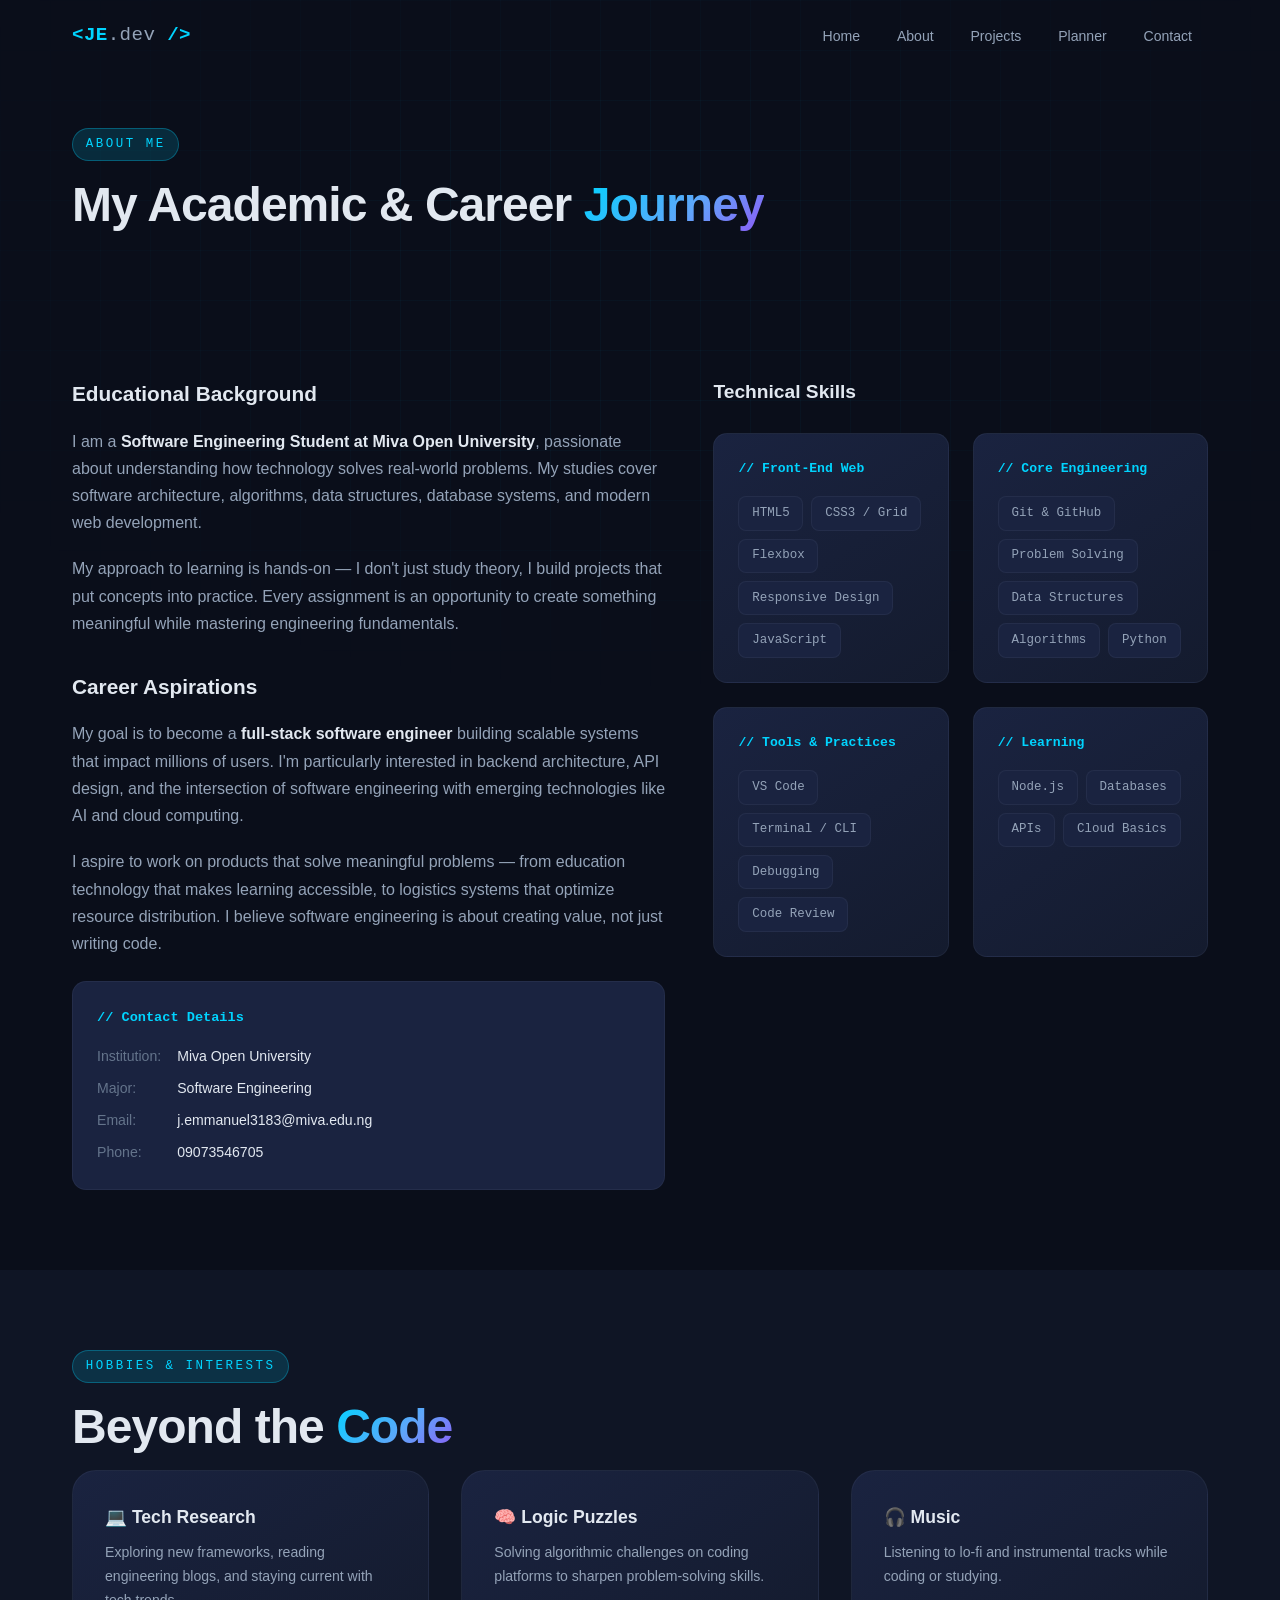
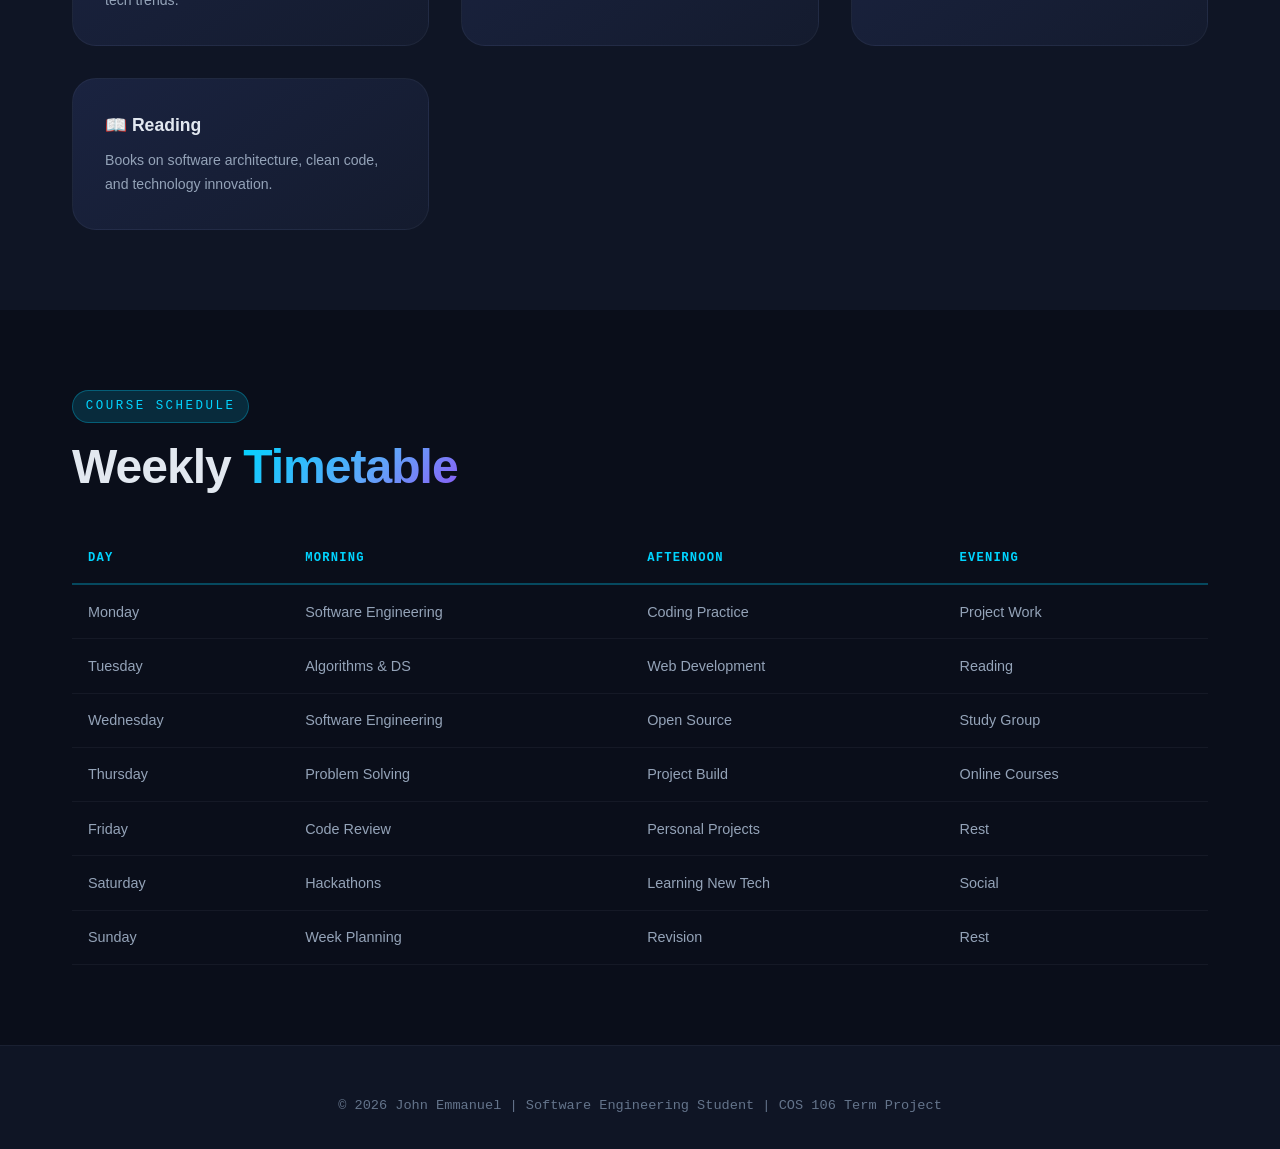
<file: about.html>
<!DOCTYPE html>
<html lang="en">
<head>
  <meta charset="UTF-8">
  <meta name="viewport" content="width=device-width, initial-scale=1.0">
  <title>About | John Emmanuel</title>
  <style>
/* ============================================================
   JOHN EMMANUEL — STUDENT PORTFOLIO
   External Stylesheet · Blue/Cyan Tech Theme · Responsive
   ============================================================ */

*, *::before, *::after { margin: 0; padding: 0; box-sizing: border-box; }

:root {
  --bg-primary: #0a0e1a;
  --bg-secondary: #0f1525;
  --bg-surface: #141b2e;
  --bg-elevated: #1a2340;
  --cyan: #00d4ff;
  --cyan-light: #5eead4;
  --cyan-deep: #0891b2;
  --cyan-glow: rgba(0, 212, 255, 0.15);
  --blue: #3b82f6;
  --blue-light: #60a5fa;
  --purple: #8b5cf6;
  --text-primary: #e2e8f0;
  --text-secondary: #94a3b8;
  --text-muted: #64748b;
  --border-subtle: rgba(148, 163, 184, 0.08);
  --border-soft: rgba(148, 163, 184, 0.15);
  --border-cyan: rgba(0, 212, 255, 0.3);
  --grad-cyan: linear-gradient(135deg, #00d4ff 0%, #0891b2 100%);
  --grad-text: linear-gradient(135deg, #00d4ff 0%, #60a5fa 60%, #8b5cf6 100%);
  --grad-surface: linear-gradient(145deg, #1a2340 0%, #141b2e 100%);
  --grad-overlay: linear-gradient(180deg, transparent 0%, rgba(10,14,26,0.9) 100%);
  --font-display: 'Segoe UI', -apple-system, BlinkMacSystemFont, sans-serif;
  --font-body: -apple-system, BlinkMacSystemFont, 'Segoe UI', Arial, sans-serif;
  --font-mono: 'Cascadia Code', 'Fira Code', 'SF Mono', 'Courier New', monospace;
  --max-width: 1200px;
  --radius-sm: 8px;
  --radius-md: 14px;
  --radius-lg: 24px;
  --radius-full: 999px;
  --shadow-soft: 0 4px 24px rgba(0, 0, 0, 0.4);
  --shadow-deep: 0 20px 60px rgba(0, 0, 0, 0.5);
  --shadow-cyan: 0 8px 40px rgba(0, 212, 255, 0.12);
  --transition: 0.4s cubic-bezier(0.22, 1, 0.36, 1);
}

html { scroll-behavior: smooth; font-size: 16px; }

body {
  font-family: var(--font-body);
  background-color: var(--bg-primary);
  color: var(--text-primary);
  line-height: 1.7;
  overflow-x: hidden;
  -webkit-font-smoothing: antialiased;
  -moz-osx-font-smoothing: grayscale;
}

/* Grid background pattern */
body::before {
  content: ''; position: fixed; inset: 0; z-index: 0; pointer-events: none;
  background-image:
    linear-gradient(rgba(0,212,255,0.03) 1px, transparent 1px),
    linear-gradient(90deg, rgba(0,212,255,0.03) 1px, transparent 1px);
  background-size: 50px 50px;
  mask-image: radial-gradient(ellipse 80% 60% at 50% 30%, black 30%, transparent 80%);
  -webkit-mask-image: radial-gradient(ellipse 80% 60% at 50% 30%, black 30%, transparent 80%);
}

img { max-width: 100%; display: block; }
a { color: inherit; text-decoration: none; }
ul, ol { list-style: none; }
button { font-family: inherit; cursor: pointer; border: none; background: none; }
::selection { background: var(--cyan-glow); color: var(--cyan-light); }

::-webkit-scrollbar { width: 10px; }
::-webkit-scrollbar-track { background: var(--bg-secondary); }
::-webkit-scrollbar-thumb { background: var(--cyan-deep); border-radius: 10px; }

/* ---------- Layout ---------- */
.container { width: 100%; max-width: var(--max-width); margin: 0 auto; padding: 0 2rem; position: relative; z-index: 2; }
.section { padding: 5rem 0; position: relative; z-index: 2; }
.section-tight { padding: 3rem 0; }

.section-tag {
  display: inline-block; font-family: var(--font-mono); font-size: 0.78rem;
  letter-spacing: 0.2em; text-transform: uppercase; color: var(--cyan);
  margin-bottom: 1rem; padding: 0.3rem 0.8rem;
  border: 1px solid var(--border-cyan); border-radius: var(--radius-full);
  background: var(--cyan-glow);
}

.section-title {
  font-family: var(--font-display); font-size: clamp(2rem, 5vw, 3rem);
  font-weight: 700; line-height: 1.15; letter-spacing: -0.02em; margin-bottom: 1rem;
}

.section-subtitle { color: var(--text-secondary); font-size: 1.05rem; max-width: 600px; margin-bottom: 3rem; }

.text-gradient { background: var(--grad-text); -webkit-background-clip: text; background-clip: text; -webkit-text-fill-color: transparent; }

/* ---------- Navbar ---------- */
.header {
  position: fixed; top: 0; left: 0; width: 100%; z-index: 1000;
  padding: 1.2rem 0; transition: var(--transition);
}
.header.scrolled {
  background: rgba(10, 14, 26, 0.85); backdrop-filter: blur(18px); -webkit-backdrop-filter: blur(18px);
  border-bottom: 1px solid var(--border-subtle); padding: 0.8rem 0;
}
.nav-container { display: flex; align-items: center; justify-content: space-between; }

.logo {
  font-family: var(--font-mono); font-size: 1.2rem; font-weight: 700;
  color: var(--cyan); letter-spacing: 0.02em;
}
.logo span { color: var(--text-secondary); font-weight: 400; }

.nav-menu { display: flex; align-items: center; gap: 0.3rem; }
.nav-link {
  position: relative; padding: 0.5rem 1rem; font-size: 0.88rem;
  color: var(--text-secondary); transition: color var(--transition); font-weight: 500;
}
.nav-link:hover, .nav-link.active { color: var(--cyan-light); }
.nav-link::after {
  content: ''; position: absolute; bottom: 0.15rem; left: 50%;
  transform: translateX(-50%) scaleX(0); width: 20px; height: 2px;
  background: var(--cyan); transition: transform var(--transition);
}
.nav-link:hover::after, .nav-link.active::after { transform: translateX(-50%) scaleX(1); }

.menu-toggle { display: none; flex-direction: column; gap: 5px; padding: 0.5rem; }
.menu-toggle span { width: 24px; height: 2px; background: var(--cyan); transition: var(--transition); }

/* ---------- Buttons ---------- */
.btn {
  display: inline-flex; align-items: center; gap: 0.5rem;
  padding: 0.85rem 1.7rem; font-size: 0.9rem; font-weight: 600;
  border-radius: var(--radius-sm); transition: var(--transition);
  font-family: var(--font-mono); letter-spacing: 0.02em;
}
.btn-primary {
  background: var(--grad-cyan); color: var(--bg-primary);
  box-shadow: var(--shadow-cyan);
}
.btn-primary:hover { transform: translateY(-3px); box-shadow: 0 12px 40px rgba(0,212,255,0.3); }
.btn-secondary {
  border: 1px solid var(--border-cyan); color: var(--cyan-light); background: transparent;
}
.btn-secondary:hover { background: var(--cyan-glow); transform: translateY(-3px); }

/* ---------- Hero ---------- */
.hero {
  min-height: 100vh; display: flex; align-items: center;
  padding: 6rem 0 4rem; position: relative; overflow: hidden;
}
.hero-content { flex: 1; max-width: 550px; }
.hero-right { flex: 1; display: flex; flex-direction: column; gap: 1.5rem; align-items: flex-end; }

.hero-title {
  font-family: var(--font-display); font-size: clamp(2.5rem, 7vw, 4.5rem);
  font-weight: 800; line-height: 1.05; letter-spacing: -0.02em; margin: 0.5rem 0 1rem;
}
.hero-subtitle { font-family: var(--font-mono); font-size: 1rem; color: var(--cyan-light); margin-bottom: 1.5rem; }
.hero-tagline { font-size: 1.05rem; color: var(--text-secondary); margin-bottom: 2rem; line-height: 1.8; }
.hero-actions { display: flex; gap: 1rem; flex-wrap: wrap; }

/* Profile card */
.profile-card {
  background: var(--grad-surface); border: 1px solid var(--border-soft);
  border-radius: var(--radius-lg); padding: 2rem; text-align: center;
  width: 280px; box-shadow: var(--shadow-deep);
}
.profile-img-container {
  width: 120px; height: 120px; border-radius: 50%; overflow: hidden;
  margin: 0 auto 1rem; border: 3px solid var(--cyan);
  box-shadow: 0 0 30px var(--cyan-glow);
}
.profile-img { width: 100%; height: 100%; object-fit: cover; }
.profile-card h2 { font-size: 1.3rem; font-weight: 700; margin-bottom: 0.3rem; }
.profile-card .subtitle { font-size: 0.82rem; color: var(--text-secondary); margin-bottom: 1rem; }
.badge {
  display: inline-block; padding: 0.3rem 0.8rem; font-size: 0.72rem;
  font-family: var(--font-mono); color: var(--cyan-light);
  background: var(--cyan-glow); border: 1px solid var(--border-cyan);
  border-radius: var(--radius-full);
}

/* Terminal */
.terminal-container {
  width: 100%; max-width: 400px; background: var(--bg-elevated);
  border: 1px solid var(--border-soft); border-radius: var(--radius-md);
  overflow: hidden; box-shadow: var(--shadow-deep);
}
.terminal-header {
  display: flex; align-items: center; gap: 0.5rem; padding: 0.6rem 1rem;
  background: var(--bg-secondary); border-bottom: 1px solid var(--border-subtle);
}
.terminal-header .dot { width: 11px; height: 11px; border-radius: 50%; }
.terminal-header .red { background: #ff5f57; }
.terminal-header .yellow { background: #febc2e; }
.terminal-header .green { background: #28c840; }
.terminal-title { margin-left: auto; font-family: var(--font-mono); font-size: 0.75rem; color: var(--text-muted); }
.terminal-body { padding: 1rem; font-family: var(--font-mono); font-size: 0.82rem; line-height: 1.8; }
.terminal-prompt { color: var(--cyan); }
.terminal-text { color: var(--text-secondary); margin-left: 1rem; }
.terminal-text.success { color: #28c840; }
.blink { animation: blink 1s steps(2) infinite; color: var(--cyan); }
@keyframes blink { 50% { opacity: 0; } }

/* ---------- Stats ---------- */
.stats-container {
  display: flex; justify-content: center; gap: 2rem; flex-wrap: wrap;
  padding: 2rem 0; position: relative; z-index: 2;
}
.stat-card {
  background: var(--grad-surface); border: 1px solid var(--border-subtle);
  border-radius: var(--radius-md); padding: 1.5rem 2.5rem; text-align: center;
  min-width: 150px; transition: var(--transition);
}
.stat-card:hover { border-color: var(--border-cyan); transform: translateY(-4px); }
.stat-card h3 { font-family: var(--font-display); font-size: 2.2rem; color: var(--cyan-light); font-weight: 800; }
.stat-card p { font-size: 0.85rem; color: var(--text-muted); margin-top: 0.3rem; }

/* ---------- Cards ---------- */
.card {
  background: var(--grad-surface); border: 1px solid var(--border-subtle);
  border-radius: var(--radius-lg); padding: 2rem; transition: var(--transition);
  position: relative; overflow: hidden;
}
.card:hover { border-color: var(--border-cyan); transform: translateY(-4px); box-shadow: var(--shadow-soft); }

/* ---------- Two Column ---------- */
.about-grid { display: grid; grid-template-columns: 1.2fr 1fr; gap: 3rem; align-items: start; }

/* ---------- Bio ---------- */
.bio-text p { margin-bottom: 1.2rem; color: var(--text-secondary); font-size: 1rem; }
.bio-text p strong { color: var(--text-primary); font-weight: 600; }

.bio-card {
  background: var(--bg-elevated); border: 1px solid var(--border-subtle);
  border-radius: var(--radius-md); padding: 1.5rem; margin-top: 1.5rem;
}
.bio-card h4 { font-family: var(--font-mono); font-size: 0.85rem; color: var(--cyan); margin-bottom: 1rem; }
.bio-card-grid { display: grid; grid-template-columns: auto 1fr; gap: 0.5rem 1rem; font-size: 0.88rem; }
.bio-label { color: var(--text-muted); font-weight: 500; }
.bio-val { color: var(--text-primary); }

/* ---------- Skills ---------- */
.skills-wrapper h3 { font-family: var(--font-display); font-size: 1.2rem; margin-bottom: 1.5rem; }
.skills-grid { display: grid; grid-template-columns: 1fr 1fr; gap: 1.5rem; }
.skill-category {
  background: var(--grad-surface); border: 1px solid var(--border-subtle);
  border-radius: var(--radius-md); padding: 1.5rem;
}
.skill-category h4 { font-family: var(--font-mono); font-size: 0.82rem; color: var(--cyan); margin-bottom: 1rem; }
.skill-list { display: flex; flex-wrap: wrap; gap: 0.5rem; }
.skill-badge {
  padding: 0.35rem 0.8rem; font-size: 0.78rem; font-family: var(--font-mono);
  background: var(--bg-elevated); border: 1px solid var(--border-subtle);
  border-radius: var(--radius-sm); color: var(--text-secondary); transition: var(--transition);
}
.skill-badge:hover { border-color: var(--border-cyan); color: var(--cyan-light); }

/* ---------- Projects ---------- */
.projects-grid { display: grid; grid-template-columns: repeat(auto-fit, minmax(300px, 1fr)); gap: 2rem; }
.project-card {
  background: var(--grad-surface); border: 1px solid var(--border-subtle);
  border-radius: var(--radius-lg); overflow: hidden; transition: var(--transition);
}
.project-card.visible { opacity: 1; transform: translateY(0); }
.project-card:not(.visible) { opacity: 0; transform: translateY(40px); }
.project-card { opacity: 0; transform: translateY(40px); transition: opacity 0.6s ease, transform 0.6s ease, border-color 0.4s, box-shadow 0.4s; }
.project-card:hover { border-color: var(--border-cyan); box-shadow: var(--shadow-deep); transform: translateY(-6px); }
.project-image-box { height: 180px; overflow: hidden; position: relative; }
.project-image { width: 100%; height: 100%; object-fit: cover; transition: transform 0.5s ease; }
.project-card:hover .project-image { transform: scale(1.05); }
.project-content { padding: 1.5rem; }
.project-meta { font-family: var(--font-mono); font-size: 0.72rem; color: var(--cyan); text-transform: uppercase; letter-spacing: 0.1em; margin-bottom: 0.5rem; }
.project-title { font-family: var(--font-display); font-size: 1.2rem; font-weight: 700; margin-bottom: 0.5rem; }
.project-desc { color: var(--text-secondary); font-size: 0.88rem; margin-bottom: 1rem; line-height: 1.6; }
.project-tech-list { display: flex; flex-wrap: wrap; gap: 0.4rem; margin-bottom: 1rem; }
.project-tech-badge { font-size: 0.7rem; padding: 0.2rem 0.6rem; background: var(--bg-elevated); border: 1px solid var(--border-subtle); border-radius: var(--radius-sm); color: var(--text-muted); font-family: var(--font-mono); }
.project-btn { display: inline-block; padding: 0.5rem 1rem; font-size: 0.8rem; font-family: var(--font-mono); color: var(--cyan); border: 1px solid var(--border-cyan); border-radius: var(--radius-sm); transition: var(--transition); }
.project-btn:hover { background: var(--cyan-glow); }

/* ---------- Planner ---------- */
.planner-wrap { max-width: 700px; margin: 0 auto; }
.planner-input-row { display: flex; gap: 0.8rem; margin-bottom: 1.5rem; }
.planner-input {
  flex: 1; padding: 0.85rem 1rem; background: var(--bg-secondary);
  border: 1px solid var(--border-subtle); border-radius: var(--radius-sm);
  color: var(--text-primary); font-family: var(--font-body); font-size: 0.95rem; transition: var(--transition);
}
.planner-input:focus { outline: none; border-color: var(--cyan); box-shadow: 0 0 0 3px var(--cyan-glow); }
.planner-input::placeholder { color: var(--text-muted); }

.planner-filter { display: flex; gap: 0.5rem; margin-bottom: 1.5rem; }
.filter-btn { padding: 0.4rem 1rem; font-size: 0.82rem; color: var(--text-secondary); border: 1px solid var(--border-subtle); border-radius: var(--radius-full); transition: var(--transition); }
.filter-btn.active, .filter-btn:hover { color: var(--cyan-light); border-color: var(--border-cyan); background: var(--cyan-glow); }

.task-list { display: flex; flex-direction: column; gap: 0.7rem; }
.task-item {
  display: flex; align-items: center; gap: 1rem; padding: 1rem 1.2rem;
  background: var(--grad-surface); border: 1px solid var(--border-subtle);
  border-radius: var(--radius-md); transition: var(--transition); animation: taskSlide 0.4s ease;
}
@keyframes taskSlide { from { opacity: 0; transform: translateX(-20px); } to { opacity: 1; transform: translateX(0); } }
.task-item:hover { border-color: var(--border-soft); }
.task-item.completed { opacity: 0.5; }
.task-item.completed .task-text { text-decoration: line-through; }
.task-checkbox {
  width: 22px; height: 22px; border-radius: 6px; border: 2px solid var(--border-soft);
  cursor: pointer; flex-shrink: 0; display: flex; align-items: center; justify-content: center;
  color: var(--bg-primary); transition: var(--transition);
}
.task-checkbox.checked { background: var(--grad-cyan); border-color: transparent; }
.task-checkbox.checked::after { content: '✓'; font-size: 0.8rem; font-weight: 700; }
.task-text { flex: 1; font-size: 0.95rem; color: var(--text-primary); }
.task-delete { width: 32px; height: 32px; border-radius: var(--radius-sm); color: var(--text-muted); display: flex; align-items: center; justify-content: center; transition: var(--transition); flex-shrink: 0; }
.task-delete:hover { color: #ff6b6b; background: rgba(255,107,107,0.1); }
.task-empty { text-align: center; padding: 3rem 1rem; color: var(--text-muted); }
.task-empty .te-icon { font-size: 2.5rem; margin-bottom: 0.8rem; opacity: 0.4; }
.planner-stats { display: flex; gap: 1.5rem; margin-top: 1.5rem; justify-content: center; }
.planner-stats .ps-item { font-size: 0.82rem; color: var(--text-muted); }
.planner-stats .ps-item strong { color: var(--cyan-light); font-family: var(--font-mono); }

/* ---------- Table ---------- */
.data-table { width: 100%; border-collapse: collapse; margin-top: 1.5rem; }
.data-table th { text-align: left; padding: 0.9rem 1rem; font-family: var(--font-mono); font-size: 0.76rem; letter-spacing: 0.1em; text-transform: uppercase; color: var(--cyan); border-bottom: 2px solid var(--border-cyan); }
.data-table td { padding: 0.9rem 1rem; border-bottom: 1px solid var(--border-subtle); font-size: 0.9rem; color: var(--text-secondary); }
.data-table tr:hover td { background: rgba(0,212,255,0.03); }

/* ---------- Contact ---------- */
.contact-card { max-width: 600px; margin: 0 auto; text-align: center; }
.contact-subtitle { color: var(--text-secondary); font-size: 1rem; margin-bottom: 2.5rem; }
.contact-info-grid { display: grid; grid-template-columns: 1fr 1fr; gap: 1.5rem; margin-bottom: 2.5rem; }
.contact-info-item { background: var(--grad-surface); border: 1px solid var(--border-subtle); border-radius: var(--radius-md); padding: 1.5rem; transition: var(--transition); }
.contact-info-item:hover { border-color: var(--border-cyan); transform: translateY(-3px); }
.contact-label { display: block; font-family: var(--font-mono); font-size: 0.72rem; color: var(--cyan); text-transform: uppercase; letter-spacing: 0.1em; margin-bottom: 0.5rem; }
.contact-link { font-size: 0.95rem; color: var(--text-primary); word-break: break-all; }

.contact-form { max-width: 600px; margin: 0 auto; background: var(--grad-surface); border: 1px solid var(--border-subtle); border-radius: var(--radius-lg); padding: 2rem; }
.form-group { margin-bottom: 1.3rem; }
.form-group label { display: block; font-size: 0.8rem; color: var(--text-secondary); margin-bottom: 0.4rem; font-family: var(--font-mono); }
.form-group input, .form-group textarea {
  width: 100%; padding: 0.85rem 1rem; background: var(--bg-secondary);
  border: 1px solid var(--border-subtle); border-radius: var(--radius-sm);
  color: var(--text-primary); font-family: var(--font-body); font-size: 0.92rem; transition: var(--transition);
}
.form-group input:focus, .form-group textarea:focus { outline: none; border-color: var(--cyan); box-shadow: 0 0 0 3px var(--cyan-glow); }
.form-group input.error, .form-group textarea.error { border-color: #ff6b6b; box-shadow: 0 0 0 3px rgba(255,107,107,0.1); }
.form-group textarea { resize: vertical; min-height: 120px; }
.form-error { font-size: 0.76rem; color: #ff6b6b; margin-top: 0.3rem; display: none; }
.form-error.show { display: block; }
.form-success { display: none; padding: 1rem; background: rgba(0,212,255,0.1); border: 1px solid var(--cyan); border-radius: var(--radius-sm); color: var(--cyan-light); font-size: 0.88rem; margin-bottom: 1rem; }
.form-success.show { display: block; }

/* ---------- Footer ---------- */
.footer { border-top: 1px solid var(--border-subtle); padding: 3rem 0 2rem; position: relative; z-index: 2; background: var(--bg-secondary); text-align: center; }
.footer-text { color: var(--text-muted); font-size: 0.85rem; font-family: var(--font-mono); }

/* ---------- Audio toggle ---------- */
.audio-toggle {
  position: fixed; bottom: 2rem; left: 2rem; z-index: 999;
  width: 44px; height: 44px; border-radius: 50%;
  background: var(--grad-surface); border: 1px solid var(--border-cyan);
  color: var(--text-muted); display: flex; align-items: center; justify-content: center;
  transition: var(--transition); cursor: pointer;
}
.audio-toggle:hover { color: var(--cyan); border-color: var(--cyan); }
.audio-toggle.playing { color: var(--cyan); background: var(--cyan-glow); }
.audio-toggle.playing svg line { display: none; }

/* ---------- Back to top ---------- */
.back-to-top {
  position: fixed; bottom: 2rem; right: 2rem; z-index: 999;
  width: 44px; height: 44px; border-radius: 50%;
  background: var(--grad-surface); border: 1px solid var(--border-cyan);
  color: var(--cyan); display: flex; align-items: center; justify-content: center;
  font-size: 1.2rem; opacity: 0; visibility: hidden; transform: translateY(20px);
  transition: var(--transition); text-decoration: none;
}
.back-to-top.show { opacity: 1; visibility: visible; transform: translateY(0); }
.back-to-top:hover { background: var(--grad-cyan); color: var(--bg-primary); }

/* ---------- Reveal animation ---------- */
.reveal { opacity: 0; transform: translateY(30px); transition: opacity 0.7s ease, transform 0.7s ease; }
.reveal.visible { opacity: 1; transform: translateY(0); }
.reveal.d1 { transition-delay: 0.1s; }
.reveal.d2 { transition-delay: 0.2s; }
.reveal.d3 { transition-delay: 0.3s; }

/* ---------- Page header ---------- */
.page-header { padding: 8rem 0 3rem; position: relative; z-index: 2; }

/* ---------- Responsive ---------- */
@media (max-width: 968px) {
  .hero { flex-direction: column; text-align: center; }
  .hero-content { max-width: 100%; }
  .hero-actions { justify-content: center; }
  .hero-right { align-items: center; width: 100%; }
  .about-grid { grid-template-columns: 1fr; }
  .contact-info-grid { grid-template-columns: 1fr; }
}
@media (max-width: 768px) {
  .nav-menu { display: none; }
  .menu-toggle { display: flex; }
  .nav-menu.open { display: flex; flex-direction: column; position: absolute; top: 100%; right: 1.5rem; left: 1.5rem; background: rgba(20,27,46,0.95); backdrop-filter: blur(18px); border: 1px solid var(--border-subtle); border-radius: var(--radius-md); padding: 1rem; }
  .nav-menu.open .nav-link { padding: 0.8rem 1.1rem; width: 100%; }
  .section { padding: 3.5rem 0; }
  .container { padding: 0 1.2rem; }
  .skills-grid { grid-template-columns: 1fr; }
  .stats-container { gap: 1rem; }
  .planner-input-row { flex-direction: column; }
}

</style>
</head>
<body>

  <header class="header" id="main-header">
    <div class="container nav-container">
      <a href="index.html" class="logo">&lt;JE<span>.dev</span> /&gt;</a>
      <nav aria-label="Main Navigation">
        <ul class="nav-menu" id="nav-menu-list">
          <li><a href="index.html" class="nav-link">Home</a></li>
          <li><a href="about.html" class="nav-link active">About</a></li>
          <li><a href="projects.html" class="nav-link">Projects</a></li>
          <li><a href="planner.html" class="nav-link">Planner</a></li>
          <li><a href="contact.html" class="nav-link">Contact</a></li>
        </ul>
      </nav>
      <button class="menu-toggle" aria-label="Menu"><span></span><span></span><span></span></button>
    </div>
  </header>

  <main>
    <section class="page-header">
      <div class="container">
        <span class="section-tag reveal">About Me</span>
        <h1 class="section-title reveal d1">My Academic &amp; Career <span class="text-gradient">Journey</span></h1>
      </div>
    </section>

    <section class="section">
      <div class="container">
        <div class="about-grid">
          <div class="bio-text reveal">
            <h3 style="font-family:var(--font-display);font-size:1.3rem;margin-bottom:1rem;color:var(--text-primary)">Educational Background</h3>
            <p>I am a <strong>Software Engineering Student at Miva Open University</strong>, passionate about understanding how technology solves real-world problems. My studies cover software architecture, algorithms, data structures, database systems, and modern web development.</p>
            <p>My approach to learning is hands-on &mdash; I don't just study theory, I build projects that put concepts into practice. Every assignment is an opportunity to create something meaningful while mastering engineering fundamentals.</p>

            <h3 style="font-family:var(--font-display);font-size:1.3rem;margin:2rem 0 1rem;color:var(--text-primary)">Career Aspirations</h3>
            <p>My goal is to become a <strong>full-stack software engineer</strong> building scalable systems that impact millions of users. I'm particularly interested in backend architecture, API design, and the intersection of software engineering with emerging technologies like AI and cloud computing.</p>
            <p>I aspire to work on products that solve meaningful problems &mdash; from education technology that makes learning accessible, to logistics systems that optimize resource distribution. I believe software engineering is about creating value, not just writing code.</p>

            <div class="bio-card">
              <h4>// Contact Details</h4>
              <div class="bio-card-grid">
                <span class="bio-label">Institution:</span><span class="bio-val">Miva Open University</span>
                <span class="bio-label">Major:</span><span class="bio-val">Software Engineering</span>
                <span class="bio-label">Email:</span><span class="bio-val">j.emmanuel3183@miva.edu.ng</span>
                <span class="bio-label">Phone:</span><span class="bio-val">09073546705</span>
              </div>
            </div>
          </div>

          <div class="reveal d1">
            <div class="skills-wrapper">
              <h3>Technical Skills</h3>
              <div class="skills-grid">
                <div class="skill-category">
                  <h4>// Front-End Web</h4>
                  <ul class="skill-list">
                    <li class="skill-badge">HTML5</li>
                    <li class="skill-badge">CSS3 / Grid</li>
                    <li class="skill-badge">Flexbox</li>
                    <li class="skill-badge">Responsive Design</li>
                    <li class="skill-badge">JavaScript</li>
                  </ul>
                </div>
                <div class="skill-category">
                  <h4>// Core Engineering</h4>
                  <ul class="skill-list">
                    <li class="skill-badge">Git &amp; GitHub</li>
                    <li class="skill-badge">Problem Solving</li>
                    <li class="skill-badge">Data Structures</li>
                    <li class="skill-badge">Algorithms</li>
                    <li class="skill-badge">Python</li>
                  </ul>
                </div>
                <div class="skill-category">
                  <h4>// Tools &amp; Practices</h4>
                  <ul class="skill-list">
                    <li class="skill-badge">VS Code</li>
                    <li class="skill-badge">Terminal / CLI</li>
                    <li class="skill-badge">Debugging</li>
                    <li class="skill-badge">Code Review</li>
                  </ul>
                </div>
                <div class="skill-category">
                  <h4>// Learning</h4>
                  <ul class="skill-list">
                    <li class="skill-badge">Node.js</li>
                    <li class="skill-badge">Databases</li>
                    <li class="skill-badge">APIs</li>
                    <li class="skill-badge">Cloud Basics</li>
                  </ul>
                </div>
              </div>
            </div>
          </div>
        </div>
      </div>
    </section>

    <section class="section" style="background:var(--bg-secondary)">
      <div class="container">
        <span class="section-tag reveal">Hobbies &amp; Interests</span>
        <h2 class="section-title reveal d1">Beyond the <span class="text-gradient">Code</span></h2>
        <div class="projects-grid">
          <div class="card reveal">
            <h3 style="font-size:1.1rem;margin-bottom:0.5rem">&#128187; Tech Research</h3>
            <p style="color:var(--text-secondary);font-size:0.88rem">Exploring new frameworks, reading engineering blogs, and staying current with tech trends.</p>
          </div>
          <div class="card reveal d1">
            <h3 style="font-size:1.1rem;margin-bottom:0.5rem">&#129504; Logic Puzzles</h3>
            <p style="color:var(--text-secondary);font-size:0.88rem">Solving algorithmic challenges on coding platforms to sharpen problem-solving skills.</p>
          </div>
          <div class="card reveal d2">
            <h3 style="font-size:1.1rem;margin-bottom:0.5rem">&#127911; Music</h3>
            <p style="color:var(--text-secondary);font-size:0.88rem">Listening to lo-fi and instrumental tracks while coding or studying.</p>
          </div>
          <div class="card reveal">
            <h3 style="font-size:1.1rem;margin-bottom:0.5rem">&#128214; Reading</h3>
            <p style="color:var(--text-secondary);font-size:0.88rem">Books on software architecture, clean code, and technology innovation.</p>
          </div>
        </div>
      </div>
    </section>

    <section class="section">
      <div class="container">
        <span class="section-tag reveal">Course Schedule</span>
        <h2 class="section-title reveal d1">Weekly <span class="text-gradient">Timetable</span></h2>
        <div class="reveal d2" style="overflow-x:auto">
          <table class="data-table">
            <thead>
              <tr><th>Day</th><th>Morning</th><th>Afternoon</th><th>Evening</th></tr>
            </thead>
            <tbody>
              <tr><td>Monday</td><td>Software Engineering</td><td>Coding Practice</td><td>Project Work</td></tr>
              <tr><td>Tuesday</td><td>Algorithms &amp; DS</td><td>Web Development</td><td>Reading</td></tr>
              <tr><td>Wednesday</td><td>Software Engineering</td><td>Open Source</td><td>Study Group</td></tr>
              <tr><td>Thursday</td><td>Problem Solving</td><td>Project Build</td><td>Online Courses</td></tr>
              <tr><td>Friday</td><td>Code Review</td><td>Personal Projects</td><td>Rest</td></tr>
              <tr><td>Saturday</td><td>Hackathons</td><td>Learning New Tech</td><td>Social</td></tr>
              <tr><td>Sunday</td><td>Week Planning</td><td>Revision</td><td>Rest</td></tr>
            </tbody>
          </table>
        </div>
      </div>
    </section>
  </main>

  <footer class="footer">
    <div class="container">
      <p class="footer-text">&copy; <span id="year">2026</span> John Emmanuel | Software Engineering Student | COS 106 Term Project</p>
    </div>
  </footer>

  <a href="#" class="back-to-top" id="back-to-top-btn" aria-label="Back to Top">&uarr;</a>
  <script>
/* ============================================================
   JOHN EMMANUEL — STUDENT PORTFOLIO
   External JavaScript · DOM Manipulation · Event Handling
   ============================================================ */

document.addEventListener('DOMContentLoaded', () => {

  /* ---------- 01 · Header scroll ---------- */
  const header = document.querySelector('.header');
  if (header) {
    window.addEventListener('scroll', () => {
      header.classList.toggle('scrolled', window.scrollY > 40);
    }, { passive: true });
  }

  /* ---------- 02 · Mobile menu ---------- */
  const menuToggle = document.querySelector('.menu-toggle');
  const navMenu = document.querySelector('.nav-menu');
  if (menuToggle && navMenu) {
    menuToggle.addEventListener('click', () => navMenu.classList.toggle('open'));
    navMenu.querySelectorAll('a').forEach(a =>
      a.addEventListener('click', () => navMenu.classList.remove('open'))
    );
  }

  /* ---------- 03 · Scroll reveal ---------- */
  const revealObserver = new IntersectionObserver((entries) => {
    entries.forEach(entry => {
      if (entry.isIntersecting) {
        entry.target.classList.add('visible');
        revealObserver.unobserve(entry.target);
      }
    });
  }, { threshold: 0.12, rootMargin: '0px 0px -8% 0px' });
  document.querySelectorAll('.reveal, .project-card').forEach(el => revealObserver.observe(el));

  /* ---------- 04 · Terminal typing effect ---------- */
  const terminalBody = document.querySelector('.terminal-body');
  if (terminalBody) {
    const lines = terminalBody.querySelectorAll('.terminal-line, .terminal-text');
    lines.forEach((line, i) => {
      line.style.opacity = '0';
      setTimeout(() => { line.style.transition = 'opacity 0.3s'; line.style.opacity = '1'; }, 500 + i * 600);
    });
  }

  /* ---------- 05 · Animated stat counters ---------- */
  const statCards = document.querySelectorAll('.stat-card h3');
  const statObserver = new IntersectionObserver((entries) => {
    entries.forEach(entry => {
      if (!entry.isIntersecting) return;
      const el = entry.target;
      const text = el.textContent;
      const match = text.match(/(\d+)/);
      if (!match) { statObserver.unobserve(el); return; }
      const target = parseInt(match[1]);
      const suffix = text.replace(/\d+/, '');
      const duration = 1400;
      const start = performance.now();
      const step = (now) => {
        const p = Math.min((now - start) / duration, 1);
        const eased = 1 - Math.pow(1 - p, 3);
        el.textContent = Math.floor(target * eased) + suffix;
        if (p < 1) requestAnimationFrame(step);
        else el.textContent = target + suffix;
      };
      requestAnimationFrame(step);
      statObserver.unobserve(el);
    });
  }, { threshold: 0.5 });
  statCards.forEach(s => statObserver.observe(s));

  /* ---------- 06 · Back to top ---------- */
  const backToTop = document.querySelector('.back-to-top');
  if (backToTop) {
    window.addEventListener('scroll', () => {
      backToTop.classList.toggle('show', window.scrollY > 500);
    }, { passive: true });
  }

  /* ---------- 07 · Active nav link on scroll ---------- */
  const sections = document.querySelectorAll('section[id]');
  const navLinks = document.querySelectorAll('.nav-link');
  window.addEventListener('scroll', () => {
    let current = '';
    sections.forEach(section => {
      const top = section.offsetTop - 120;
      if (window.scrollY >= top) current = section.getAttribute('id');
    });
    navLinks.forEach(link => {
      link.classList.toggle('active', link.getAttribute('href') === '#' + current);
    });
  }, { passive: true });

  /* ---------- 08 · Academic Planner ---------- */
  const planner = document.querySelector('#planner');
  if (planner) {
    let tasks = [];
    let filter = 'all';
    const input = planner.querySelector('#taskInput');
    const addBtn = planner.querySelector('#taskAdd');
    const list = planner.querySelector('#taskList');
    const empty = planner.querySelector('#taskEmpty');
    const filterBtns = planner.querySelectorAll('.filter-btn');
    const statTotal = planner.querySelector('#statTotal');
    const statDone = planner.querySelector('#statDone');
    const statActive = planner.querySelector('#statActive');

    try {
      const saved = localStorage.getItem('je_tasks');
      if (saved) tasks = JSON.parse(saved);
    } catch(e) { tasks = []; }

    const save = () => { try { localStorage.setItem('je_tasks', JSON.stringify(tasks)); } catch(e) {} };

    const render = () => {
      let filtered = tasks;
      if (filter === 'active') filtered = tasks.filter(t => !t.done);
      if (filter === 'completed') filtered = tasks.filter(t => t.done);
      list.innerHTML = '';
      if (filtered.length === 0) {
        empty.style.display = 'block';
        empty.querySelector('.te-msg').textContent =
          filter === 'completed' ? 'No completed tasks yet.' :
          filter === 'active' ? 'No active tasks. Add one above!' :
          'No tasks yet. Add your first task above!';
      } else {
        empty.style.display = 'none';
        filtered.forEach(task => {
          const item = document.createElement('div');
          item.className = 'task-item' + (task.done ? ' completed' : '');
          const checkbox = document.createElement('div');
          checkbox.className = 'task-checkbox' + (task.done ? ' checked' : '');
          checkbox.addEventListener('click', () => toggleTask(task.id));
          const text = document.createElement('span');
          text.className = 'task-text';
          text.textContent = task.text;
          const del = document.createElement('button');
          del.className = 'task-delete';
          del.innerHTML = '<svg width="16" height="16" viewBox="0 0 24 24" fill="none" stroke="currentColor" stroke-width="2"><polyline points="3 6 5 6 21 6"/><path d="M19 6v14a2 2 0 01-2 2H7a2 2 0 01-2-2V6m3 0V4a2 2 0 012-2h4a2 2 0 012 2v2"/></svg>';
          del.addEventListener('click', () => deleteTask(task.id));
          item.appendChild(checkbox);
          item.appendChild(text);
          item.appendChild(del);
          list.appendChild(item);
        });
      }
      if (statTotal) statTotal.textContent = tasks.length;
      if (statDone) statDone.textContent = tasks.filter(t => t.done).length;
      if (statActive) statActive.textContent = tasks.filter(t => !t.done).length;
    };

    const addTask = () => {
      const text = input.value.trim();
      if (!text) { input.style.borderColor = '#ff6b6b'; setTimeout(() => { input.style.borderColor = ''; }, 1500); return; }
      tasks.push({ id: Date.now(), text: text, done: false });
      input.value = '';
      save();
      render();
    };

    const toggleTask = (id) => { const task = tasks.find(t => t.id === id); if (task) { task.done = !task.done; save(); render(); } };
    const deleteTask = (id) => { tasks = tasks.filter(t => t.id !== id); save(); render(); };

    addBtn.addEventListener('click', addTask);
    input.addEventListener('keypress', (e) => { if (e.key === 'Enter') addTask(); });
    filterBtns.forEach(btn => {
      btn.addEventListener('click', () => {
        filterBtns.forEach(b => b.classList.remove('active'));
        btn.classList.add('active');
        filter = btn.dataset.filter;
        render();
      });
    });
    render();
  }

  /* ---------- 09 · Contact form validation ---------- */
  const form = document.querySelector('#contactForm');
  if (form) {
    const showError = (fieldId, msg) => {
      const field = form.querySelector('#' + fieldId);
      const err = form.querySelector('#' + fieldId + 'Error');
      if (field) field.classList.add('error');
      if (err) { err.textContent = msg; err.classList.add('show'); }
    };
    const clearError = (fieldId) => {
      const field = form.querySelector('#' + fieldId);
      const err = form.querySelector('#' + fieldId + 'Error');
      if (field) field.classList.remove('error');
      if (err) err.classList.remove('show');
    };

    form.addEventListener('submit', (e) => {
      e.preventDefault();
      let valid = true;

      const name = form.querySelector('#name').value.trim();
      if (!name) { showError('name', 'Please enter your name.'); valid = false; } else clearError('name');

      const email = form.querySelector('#email').value.trim();
      const emailRe = /^[^\s@]+@[^\s@]+\.[^\s@]+$/;
      if (!email) { showError('email', 'Please enter your email.'); valid = false; }
      else if (!emailRe.test(email)) { showError('email', 'Please enter a valid email address.'); valid = false; }
      else clearError('email');

      const phone = form.querySelector('#phone').value.trim();
      const phoneClean = phone.replace(/[\s\-+()]/g, '');
      if (!phone) { showError('phone', 'Please enter your phone number.'); valid = false; }
      else if (!/^\d+$/.test(phoneClean)) { showError('phone', 'Phone number must contain only digits.'); valid = false; }
      else clearError('phone');

      const message = form.querySelector('#message').value.trim();
      if (!message) { showError('message', 'Please enter a message.'); valid = false; } else clearError('message');

      if (valid) {
        const success = form.querySelector('#formSuccess');
        if (success) {
          success.classList.add('show');
          success.textContent = 'Thank you, ' + name + '! Your message has been noted.';
        }
        form.reset();
        setTimeout(() => { if (success) success.classList.remove('show'); }, 4000);
      }
    });

    form.querySelectorAll('input, textarea').forEach(field => {
      field.addEventListener('input', () => clearError(field.id));
    });
  }

  /* ---------- 10 · Profile avatar localStorage ---------- */
  const avatarImg = document.getElementById('hero-profile-avatar');
  if (avatarImg) {
    const savedAvatar = localStorage.getItem('portfolio-profile-avatar');
    if (savedAvatar) avatarImg.src = savedAvatar;
  }

  /* ---------- 11 · Audio toggle ---------- */
  const audioToggle = document.getElementById('audioToggle');
  const bgAudio = document.getElementById('bgAudio');
  if (audioToggle && bgAudio) {
    audioToggle.addEventListener('click', () => {
      if (bgAudio.paused) {
        bgAudio.play().catch(() => {});
        audioToggle.classList.add('playing');
      } else {
        bgAudio.pause();
        audioToggle.classList.remove('playing');
      }
    });
  }

});

</script>
  <script>document.getElementById('year').textContent = new Date().getFullYear();</script>
</body>
</html>
</file>
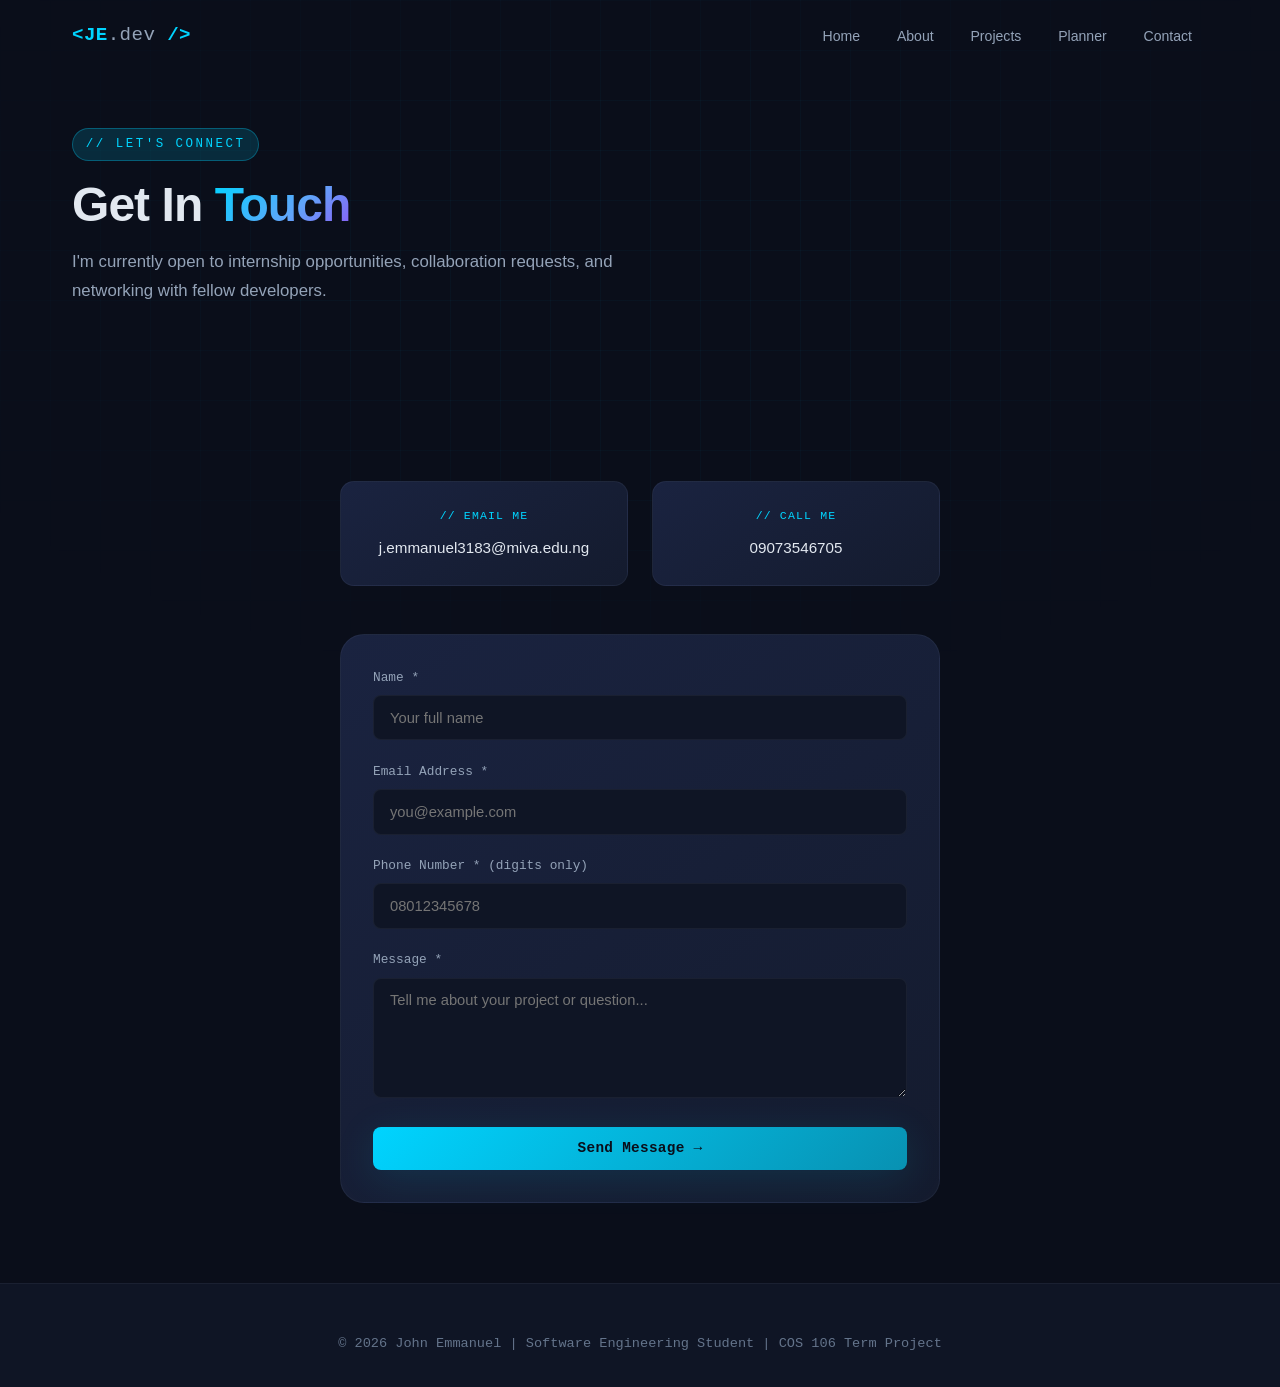
<file: contact.html>
<!DOCTYPE html>
<html lang="en">
<head>
  <meta charset="UTF-8">
  <meta name="viewport" content="width=device-width, initial-scale=1.0">
  <title>Contact | John Emmanuel</title>
  <style>
/* ============================================================
   JOHN EMMANUEL — STUDENT PORTFOLIO
   External Stylesheet · Blue/Cyan Tech Theme · Responsive
   ============================================================ */

*, *::before, *::after { margin: 0; padding: 0; box-sizing: border-box; }

:root {
  --bg-primary: #0a0e1a;
  --bg-secondary: #0f1525;
  --bg-surface: #141b2e;
  --bg-elevated: #1a2340;
  --cyan: #00d4ff;
  --cyan-light: #5eead4;
  --cyan-deep: #0891b2;
  --cyan-glow: rgba(0, 212, 255, 0.15);
  --blue: #3b82f6;
  --blue-light: #60a5fa;
  --purple: #8b5cf6;
  --text-primary: #e2e8f0;
  --text-secondary: #94a3b8;
  --text-muted: #64748b;
  --border-subtle: rgba(148, 163, 184, 0.08);
  --border-soft: rgba(148, 163, 184, 0.15);
  --border-cyan: rgba(0, 212, 255, 0.3);
  --grad-cyan: linear-gradient(135deg, #00d4ff 0%, #0891b2 100%);
  --grad-text: linear-gradient(135deg, #00d4ff 0%, #60a5fa 60%, #8b5cf6 100%);
  --grad-surface: linear-gradient(145deg, #1a2340 0%, #141b2e 100%);
  --grad-overlay: linear-gradient(180deg, transparent 0%, rgba(10,14,26,0.9) 100%);
  --font-display: 'Segoe UI', -apple-system, BlinkMacSystemFont, sans-serif;
  --font-body: -apple-system, BlinkMacSystemFont, 'Segoe UI', Arial, sans-serif;
  --font-mono: 'Cascadia Code', 'Fira Code', 'SF Mono', 'Courier New', monospace;
  --max-width: 1200px;
  --radius-sm: 8px;
  --radius-md: 14px;
  --radius-lg: 24px;
  --radius-full: 999px;
  --shadow-soft: 0 4px 24px rgba(0, 0, 0, 0.4);
  --shadow-deep: 0 20px 60px rgba(0, 0, 0, 0.5);
  --shadow-cyan: 0 8px 40px rgba(0, 212, 255, 0.12);
  --transition: 0.4s cubic-bezier(0.22, 1, 0.36, 1);
}

html { scroll-behavior: smooth; font-size: 16px; }

body {
  font-family: var(--font-body);
  background-color: var(--bg-primary);
  color: var(--text-primary);
  line-height: 1.7;
  overflow-x: hidden;
  -webkit-font-smoothing: antialiased;
  -moz-osx-font-smoothing: grayscale;
}

/* Grid background pattern */
body::before {
  content: ''; position: fixed; inset: 0; z-index: 0; pointer-events: none;
  background-image:
    linear-gradient(rgba(0,212,255,0.03) 1px, transparent 1px),
    linear-gradient(90deg, rgba(0,212,255,0.03) 1px, transparent 1px);
  background-size: 50px 50px;
  mask-image: radial-gradient(ellipse 80% 60% at 50% 30%, black 30%, transparent 80%);
  -webkit-mask-image: radial-gradient(ellipse 80% 60% at 50% 30%, black 30%, transparent 80%);
}

img { max-width: 100%; display: block; }
a { color: inherit; text-decoration: none; }
ul, ol { list-style: none; }
button { font-family: inherit; cursor: pointer; border: none; background: none; }
::selection { background: var(--cyan-glow); color: var(--cyan-light); }

::-webkit-scrollbar { width: 10px; }
::-webkit-scrollbar-track { background: var(--bg-secondary); }
::-webkit-scrollbar-thumb { background: var(--cyan-deep); border-radius: 10px; }

/* ---------- Layout ---------- */
.container { width: 100%; max-width: var(--max-width); margin: 0 auto; padding: 0 2rem; position: relative; z-index: 2; }
.section { padding: 5rem 0; position: relative; z-index: 2; }
.section-tight { padding: 3rem 0; }

.section-tag {
  display: inline-block; font-family: var(--font-mono); font-size: 0.78rem;
  letter-spacing: 0.2em; text-transform: uppercase; color: var(--cyan);
  margin-bottom: 1rem; padding: 0.3rem 0.8rem;
  border: 1px solid var(--border-cyan); border-radius: var(--radius-full);
  background: var(--cyan-glow);
}

.section-title {
  font-family: var(--font-display); font-size: clamp(2rem, 5vw, 3rem);
  font-weight: 700; line-height: 1.15; letter-spacing: -0.02em; margin-bottom: 1rem;
}

.section-subtitle { color: var(--text-secondary); font-size: 1.05rem; max-width: 600px; margin-bottom: 3rem; }

.text-gradient { background: var(--grad-text); -webkit-background-clip: text; background-clip: text; -webkit-text-fill-color: transparent; }

/* ---------- Navbar ---------- */
.header {
  position: fixed; top: 0; left: 0; width: 100%; z-index: 1000;
  padding: 1.2rem 0; transition: var(--transition);
}
.header.scrolled {
  background: rgba(10, 14, 26, 0.85); backdrop-filter: blur(18px); -webkit-backdrop-filter: blur(18px);
  border-bottom: 1px solid var(--border-subtle); padding: 0.8rem 0;
}
.nav-container { display: flex; align-items: center; justify-content: space-between; }

.logo {
  font-family: var(--font-mono); font-size: 1.2rem; font-weight: 700;
  color: var(--cyan); letter-spacing: 0.02em;
}
.logo span { color: var(--text-secondary); font-weight: 400; }

.nav-menu { display: flex; align-items: center; gap: 0.3rem; }
.nav-link {
  position: relative; padding: 0.5rem 1rem; font-size: 0.88rem;
  color: var(--text-secondary); transition: color var(--transition); font-weight: 500;
}
.nav-link:hover, .nav-link.active { color: var(--cyan-light); }
.nav-link::after {
  content: ''; position: absolute; bottom: 0.15rem; left: 50%;
  transform: translateX(-50%) scaleX(0); width: 20px; height: 2px;
  background: var(--cyan); transition: transform var(--transition);
}
.nav-link:hover::after, .nav-link.active::after { transform: translateX(-50%) scaleX(1); }

.menu-toggle { display: none; flex-direction: column; gap: 5px; padding: 0.5rem; }
.menu-toggle span { width: 24px; height: 2px; background: var(--cyan); transition: var(--transition); }

/* ---------- Buttons ---------- */
.btn {
  display: inline-flex; align-items: center; gap: 0.5rem;
  padding: 0.85rem 1.7rem; font-size: 0.9rem; font-weight: 600;
  border-radius: var(--radius-sm); transition: var(--transition);
  font-family: var(--font-mono); letter-spacing: 0.02em;
}
.btn-primary {
  background: var(--grad-cyan); color: var(--bg-primary);
  box-shadow: var(--shadow-cyan);
}
.btn-primary:hover { transform: translateY(-3px); box-shadow: 0 12px 40px rgba(0,212,255,0.3); }
.btn-secondary {
  border: 1px solid var(--border-cyan); color: var(--cyan-light); background: transparent;
}
.btn-secondary:hover { background: var(--cyan-glow); transform: translateY(-3px); }

/* ---------- Hero ---------- */
.hero {
  min-height: 100vh; display: flex; align-items: center;
  padding: 6rem 0 4rem; position: relative; overflow: hidden;
}
.hero-content { flex: 1; max-width: 550px; }
.hero-right { flex: 1; display: flex; flex-direction: column; gap: 1.5rem; align-items: flex-end; }

.hero-title {
  font-family: var(--font-display); font-size: clamp(2.5rem, 7vw, 4.5rem);
  font-weight: 800; line-height: 1.05; letter-spacing: -0.02em; margin: 0.5rem 0 1rem;
}
.hero-subtitle { font-family: var(--font-mono); font-size: 1rem; color: var(--cyan-light); margin-bottom: 1.5rem; }
.hero-tagline { font-size: 1.05rem; color: var(--text-secondary); margin-bottom: 2rem; line-height: 1.8; }
.hero-actions { display: flex; gap: 1rem; flex-wrap: wrap; }

/* Profile card */
.profile-card {
  background: var(--grad-surface); border: 1px solid var(--border-soft);
  border-radius: var(--radius-lg); padding: 2rem; text-align: center;
  width: 280px; box-shadow: var(--shadow-deep);
}
.profile-img-container {
  width: 120px; height: 120px; border-radius: 50%; overflow: hidden;
  margin: 0 auto 1rem; border: 3px solid var(--cyan);
  box-shadow: 0 0 30px var(--cyan-glow);
}
.profile-img { width: 100%; height: 100%; object-fit: cover; }
.profile-card h2 { font-size: 1.3rem; font-weight: 700; margin-bottom: 0.3rem; }
.profile-card .subtitle { font-size: 0.82rem; color: var(--text-secondary); margin-bottom: 1rem; }
.badge {
  display: inline-block; padding: 0.3rem 0.8rem; font-size: 0.72rem;
  font-family: var(--font-mono); color: var(--cyan-light);
  background: var(--cyan-glow); border: 1px solid var(--border-cyan);
  border-radius: var(--radius-full);
}

/* Terminal */
.terminal-container {
  width: 100%; max-width: 400px; background: var(--bg-elevated);
  border: 1px solid var(--border-soft); border-radius: var(--radius-md);
  overflow: hidden; box-shadow: var(--shadow-deep);
}
.terminal-header {
  display: flex; align-items: center; gap: 0.5rem; padding: 0.6rem 1rem;
  background: var(--bg-secondary); border-bottom: 1px solid var(--border-subtle);
}
.terminal-header .dot { width: 11px; height: 11px; border-radius: 50%; }
.terminal-header .red { background: #ff5f57; }
.terminal-header .yellow { background: #febc2e; }
.terminal-header .green { background: #28c840; }
.terminal-title { margin-left: auto; font-family: var(--font-mono); font-size: 0.75rem; color: var(--text-muted); }
.terminal-body { padding: 1rem; font-family: var(--font-mono); font-size: 0.82rem; line-height: 1.8; }
.terminal-prompt { color: var(--cyan); }
.terminal-text { color: var(--text-secondary); margin-left: 1rem; }
.terminal-text.success { color: #28c840; }
.blink { animation: blink 1s steps(2) infinite; color: var(--cyan); }
@keyframes blink { 50% { opacity: 0; } }

/* ---------- Stats ---------- */
.stats-container {
  display: flex; justify-content: center; gap: 2rem; flex-wrap: wrap;
  padding: 2rem 0; position: relative; z-index: 2;
}
.stat-card {
  background: var(--grad-surface); border: 1px solid var(--border-subtle);
  border-radius: var(--radius-md); padding: 1.5rem 2.5rem; text-align: center;
  min-width: 150px; transition: var(--transition);
}
.stat-card:hover { border-color: var(--border-cyan); transform: translateY(-4px); }
.stat-card h3 { font-family: var(--font-display); font-size: 2.2rem; color: var(--cyan-light); font-weight: 800; }
.stat-card p { font-size: 0.85rem; color: var(--text-muted); margin-top: 0.3rem; }

/* ---------- Cards ---------- */
.card {
  background: var(--grad-surface); border: 1px solid var(--border-subtle);
  border-radius: var(--radius-lg); padding: 2rem; transition: var(--transition);
  position: relative; overflow: hidden;
}
.card:hover { border-color: var(--border-cyan); transform: translateY(-4px); box-shadow: var(--shadow-soft); }

/* ---------- Two Column ---------- */
.about-grid { display: grid; grid-template-columns: 1.2fr 1fr; gap: 3rem; align-items: start; }

/* ---------- Bio ---------- */
.bio-text p { margin-bottom: 1.2rem; color: var(--text-secondary); font-size: 1rem; }
.bio-text p strong { color: var(--text-primary); font-weight: 600; }

.bio-card {
  background: var(--bg-elevated); border: 1px solid var(--border-subtle);
  border-radius: var(--radius-md); padding: 1.5rem; margin-top: 1.5rem;
}
.bio-card h4 { font-family: var(--font-mono); font-size: 0.85rem; color: var(--cyan); margin-bottom: 1rem; }
.bio-card-grid { display: grid; grid-template-columns: auto 1fr; gap: 0.5rem 1rem; font-size: 0.88rem; }
.bio-label { color: var(--text-muted); font-weight: 500; }
.bio-val { color: var(--text-primary); }

/* ---------- Skills ---------- */
.skills-wrapper h3 { font-family: var(--font-display); font-size: 1.2rem; margin-bottom: 1.5rem; }
.skills-grid { display: grid; grid-template-columns: 1fr 1fr; gap: 1.5rem; }
.skill-category {
  background: var(--grad-surface); border: 1px solid var(--border-subtle);
  border-radius: var(--radius-md); padding: 1.5rem;
}
.skill-category h4 { font-family: var(--font-mono); font-size: 0.82rem; color: var(--cyan); margin-bottom: 1rem; }
.skill-list { display: flex; flex-wrap: wrap; gap: 0.5rem; }
.skill-badge {
  padding: 0.35rem 0.8rem; font-size: 0.78rem; font-family: var(--font-mono);
  background: var(--bg-elevated); border: 1px solid var(--border-subtle);
  border-radius: var(--radius-sm); color: var(--text-secondary); transition: var(--transition);
}
.skill-badge:hover { border-color: var(--border-cyan); color: var(--cyan-light); }

/* ---------- Projects ---------- */
.projects-grid { display: grid; grid-template-columns: repeat(auto-fit, minmax(300px, 1fr)); gap: 2rem; }
.project-card {
  background: var(--grad-surface); border: 1px solid var(--border-subtle);
  border-radius: var(--radius-lg); overflow: hidden; transition: var(--transition);
}
.project-card.visible { opacity: 1; transform: translateY(0); }
.project-card:not(.visible) { opacity: 0; transform: translateY(40px); }
.project-card { opacity: 0; transform: translateY(40px); transition: opacity 0.6s ease, transform 0.6s ease, border-color 0.4s, box-shadow 0.4s; }
.project-card:hover { border-color: var(--border-cyan); box-shadow: var(--shadow-deep); transform: translateY(-6px); }
.project-image-box { height: 180px; overflow: hidden; position: relative; }
.project-image { width: 100%; height: 100%; object-fit: cover; transition: transform 0.5s ease; }
.project-card:hover .project-image { transform: scale(1.05); }
.project-content { padding: 1.5rem; }
.project-meta { font-family: var(--font-mono); font-size: 0.72rem; color: var(--cyan); text-transform: uppercase; letter-spacing: 0.1em; margin-bottom: 0.5rem; }
.project-title { font-family: var(--font-display); font-size: 1.2rem; font-weight: 700; margin-bottom: 0.5rem; }
.project-desc { color: var(--text-secondary); font-size: 0.88rem; margin-bottom: 1rem; line-height: 1.6; }
.project-tech-list { display: flex; flex-wrap: wrap; gap: 0.4rem; margin-bottom: 1rem; }
.project-tech-badge { font-size: 0.7rem; padding: 0.2rem 0.6rem; background: var(--bg-elevated); border: 1px solid var(--border-subtle); border-radius: var(--radius-sm); color: var(--text-muted); font-family: var(--font-mono); }
.project-btn { display: inline-block; padding: 0.5rem 1rem; font-size: 0.8rem; font-family: var(--font-mono); color: var(--cyan); border: 1px solid var(--border-cyan); border-radius: var(--radius-sm); transition: var(--transition); }
.project-btn:hover { background: var(--cyan-glow); }

/* ---------- Planner ---------- */
.planner-wrap { max-width: 700px; margin: 0 auto; }
.planner-input-row { display: flex; gap: 0.8rem; margin-bottom: 1.5rem; }
.planner-input {
  flex: 1; padding: 0.85rem 1rem; background: var(--bg-secondary);
  border: 1px solid var(--border-subtle); border-radius: var(--radius-sm);
  color: var(--text-primary); font-family: var(--font-body); font-size: 0.95rem; transition: var(--transition);
}
.planner-input:focus { outline: none; border-color: var(--cyan); box-shadow: 0 0 0 3px var(--cyan-glow); }
.planner-input::placeholder { color: var(--text-muted); }

.planner-filter { display: flex; gap: 0.5rem; margin-bottom: 1.5rem; }
.filter-btn { padding: 0.4rem 1rem; font-size: 0.82rem; color: var(--text-secondary); border: 1px solid var(--border-subtle); border-radius: var(--radius-full); transition: var(--transition); }
.filter-btn.active, .filter-btn:hover { color: var(--cyan-light); border-color: var(--border-cyan); background: var(--cyan-glow); }

.task-list { display: flex; flex-direction: column; gap: 0.7rem; }
.task-item {
  display: flex; align-items: center; gap: 1rem; padding: 1rem 1.2rem;
  background: var(--grad-surface); border: 1px solid var(--border-subtle);
  border-radius: var(--radius-md); transition: var(--transition); animation: taskSlide 0.4s ease;
}
@keyframes taskSlide { from { opacity: 0; transform: translateX(-20px); } to { opacity: 1; transform: translateX(0); } }
.task-item:hover { border-color: var(--border-soft); }
.task-item.completed { opacity: 0.5; }
.task-item.completed .task-text { text-decoration: line-through; }
.task-checkbox {
  width: 22px; height: 22px; border-radius: 6px; border: 2px solid var(--border-soft);
  cursor: pointer; flex-shrink: 0; display: flex; align-items: center; justify-content: center;
  color: var(--bg-primary); transition: var(--transition);
}
.task-checkbox.checked { background: var(--grad-cyan); border-color: transparent; }
.task-checkbox.checked::after { content: '✓'; font-size: 0.8rem; font-weight: 700; }
.task-text { flex: 1; font-size: 0.95rem; color: var(--text-primary); }
.task-delete { width: 32px; height: 32px; border-radius: var(--radius-sm); color: var(--text-muted); display: flex; align-items: center; justify-content: center; transition: var(--transition); flex-shrink: 0; }
.task-delete:hover { color: #ff6b6b; background: rgba(255,107,107,0.1); }
.task-empty { text-align: center; padding: 3rem 1rem; color: var(--text-muted); }
.task-empty .te-icon { font-size: 2.5rem; margin-bottom: 0.8rem; opacity: 0.4; }
.planner-stats { display: flex; gap: 1.5rem; margin-top: 1.5rem; justify-content: center; }
.planner-stats .ps-item { font-size: 0.82rem; color: var(--text-muted); }
.planner-stats .ps-item strong { color: var(--cyan-light); font-family: var(--font-mono); }

/* ---------- Table ---------- */
.data-table { width: 100%; border-collapse: collapse; margin-top: 1.5rem; }
.data-table th { text-align: left; padding: 0.9rem 1rem; font-family: var(--font-mono); font-size: 0.76rem; letter-spacing: 0.1em; text-transform: uppercase; color: var(--cyan); border-bottom: 2px solid var(--border-cyan); }
.data-table td { padding: 0.9rem 1rem; border-bottom: 1px solid var(--border-subtle); font-size: 0.9rem; color: var(--text-secondary); }
.data-table tr:hover td { background: rgba(0,212,255,0.03); }

/* ---------- Contact ---------- */
.contact-card { max-width: 600px; margin: 0 auto; text-align: center; }
.contact-subtitle { color: var(--text-secondary); font-size: 1rem; margin-bottom: 2.5rem; }
.contact-info-grid { display: grid; grid-template-columns: 1fr 1fr; gap: 1.5rem; margin-bottom: 2.5rem; }
.contact-info-item { background: var(--grad-surface); border: 1px solid var(--border-subtle); border-radius: var(--radius-md); padding: 1.5rem; transition: var(--transition); }
.contact-info-item:hover { border-color: var(--border-cyan); transform: translateY(-3px); }
.contact-label { display: block; font-family: var(--font-mono); font-size: 0.72rem; color: var(--cyan); text-transform: uppercase; letter-spacing: 0.1em; margin-bottom: 0.5rem; }
.contact-link { font-size: 0.95rem; color: var(--text-primary); word-break: break-all; }

.contact-form { max-width: 600px; margin: 0 auto; background: var(--grad-surface); border: 1px solid var(--border-subtle); border-radius: var(--radius-lg); padding: 2rem; }
.form-group { margin-bottom: 1.3rem; }
.form-group label { display: block; font-size: 0.8rem; color: var(--text-secondary); margin-bottom: 0.4rem; font-family: var(--font-mono); }
.form-group input, .form-group textarea {
  width: 100%; padding: 0.85rem 1rem; background: var(--bg-secondary);
  border: 1px solid var(--border-subtle); border-radius: var(--radius-sm);
  color: var(--text-primary); font-family: var(--font-body); font-size: 0.92rem; transition: var(--transition);
}
.form-group input:focus, .form-group textarea:focus { outline: none; border-color: var(--cyan); box-shadow: 0 0 0 3px var(--cyan-glow); }
.form-group input.error, .form-group textarea.error { border-color: #ff6b6b; box-shadow: 0 0 0 3px rgba(255,107,107,0.1); }
.form-group textarea { resize: vertical; min-height: 120px; }
.form-error { font-size: 0.76rem; color: #ff6b6b; margin-top: 0.3rem; display: none; }
.form-error.show { display: block; }
.form-success { display: none; padding: 1rem; background: rgba(0,212,255,0.1); border: 1px solid var(--cyan); border-radius: var(--radius-sm); color: var(--cyan-light); font-size: 0.88rem; margin-bottom: 1rem; }
.form-success.show { display: block; }

/* ---------- Footer ---------- */
.footer { border-top: 1px solid var(--border-subtle); padding: 3rem 0 2rem; position: relative; z-index: 2; background: var(--bg-secondary); text-align: center; }
.footer-text { color: var(--text-muted); font-size: 0.85rem; font-family: var(--font-mono); }

/* ---------- Audio toggle ---------- */
.audio-toggle {
  position: fixed; bottom: 2rem; left: 2rem; z-index: 999;
  width: 44px; height: 44px; border-radius: 50%;
  background: var(--grad-surface); border: 1px solid var(--border-cyan);
  color: var(--text-muted); display: flex; align-items: center; justify-content: center;
  transition: var(--transition); cursor: pointer;
}
.audio-toggle:hover { color: var(--cyan); border-color: var(--cyan); }
.audio-toggle.playing { color: var(--cyan); background: var(--cyan-glow); }
.audio-toggle.playing svg line { display: none; }

/* ---------- Back to top ---------- */
.back-to-top {
  position: fixed; bottom: 2rem; right: 2rem; z-index: 999;
  width: 44px; height: 44px; border-radius: 50%;
  background: var(--grad-surface); border: 1px solid var(--border-cyan);
  color: var(--cyan); display: flex; align-items: center; justify-content: center;
  font-size: 1.2rem; opacity: 0; visibility: hidden; transform: translateY(20px);
  transition: var(--transition); text-decoration: none;
}
.back-to-top.show { opacity: 1; visibility: visible; transform: translateY(0); }
.back-to-top:hover { background: var(--grad-cyan); color: var(--bg-primary); }

/* ---------- Reveal animation ---------- */
.reveal { opacity: 0; transform: translateY(30px); transition: opacity 0.7s ease, transform 0.7s ease; }
.reveal.visible { opacity: 1; transform: translateY(0); }
.reveal.d1 { transition-delay: 0.1s; }
.reveal.d2 { transition-delay: 0.2s; }
.reveal.d3 { transition-delay: 0.3s; }

/* ---------- Page header ---------- */
.page-header { padding: 8rem 0 3rem; position: relative; z-index: 2; }

/* ---------- Responsive ---------- */
@media (max-width: 968px) {
  .hero { flex-direction: column; text-align: center; }
  .hero-content { max-width: 100%; }
  .hero-actions { justify-content: center; }
  .hero-right { align-items: center; width: 100%; }
  .about-grid { grid-template-columns: 1fr; }
  .contact-info-grid { grid-template-columns: 1fr; }
}
@media (max-width: 768px) {
  .nav-menu { display: none; }
  .menu-toggle { display: flex; }
  .nav-menu.open { display: flex; flex-direction: column; position: absolute; top: 100%; right: 1.5rem; left: 1.5rem; background: rgba(20,27,46,0.95); backdrop-filter: blur(18px); border: 1px solid var(--border-subtle); border-radius: var(--radius-md); padding: 1rem; }
  .nav-menu.open .nav-link { padding: 0.8rem 1.1rem; width: 100%; }
  .section { padding: 3.5rem 0; }
  .container { padding: 0 1.2rem; }
  .skills-grid { grid-template-columns: 1fr; }
  .stats-container { gap: 1rem; }
  .planner-input-row { flex-direction: column; }
}

</style>
</head>
<body>

  <header class="header" id="main-header">
    <div class="container nav-container">
      <a href="index.html" class="logo">&lt;JE<span>.dev</span> /&gt;</a>
      <nav aria-label="Main Navigation">
        <ul class="nav-menu" id="nav-menu-list">
          <li><a href="index.html" class="nav-link">Home</a></li>
          <li><a href="about.html" class="nav-link">About</a></li>
          <li><a href="projects.html" class="nav-link">Projects</a></li>
          <li><a href="planner.html" class="nav-link">Planner</a></li>
          <li><a href="contact.html" class="nav-link active">Contact</a></li>
        </ul>
      </nav>
      <button class="menu-toggle" aria-label="Menu"><span></span><span></span><span></span></button>
    </div>
  </header>

  <main>
    <section class="page-header">
      <div class="container">
        <span class="section-tag reveal">// Let's Connect</span>
        <h1 class="section-title reveal d1">Get In <span class="text-gradient">Touch</span></h1>
        <p class="section-subtitle reveal d2">I'm currently open to internship opportunities, collaboration requests, and networking with fellow developers.</p>
      </div>
    </section>

    <section class="section">
      <div class="container">
        <div class="contact-card reveal" style="margin-bottom:3rem">
          <div class="contact-info-grid">
            <div class="contact-info-item">
              <span class="contact-label">// Email Me</span>
              <a href="mailto:j.emmanuel3183@miva.edu.ng" class="contact-link">j.emmanuel3183@miva.edu.ng</a>
            </div>
            <div class="contact-info-item">
              <span class="contact-label">// Call Me</span>
              <a href="tel:09073546705" class="contact-link">09073546705</a>
            </div>
          </div>
        </div>

        <div class="reveal d1">
          <form class="contact-form" id="contactForm" novalidate>
            <div class="form-success" id="formSuccess"></div>

            <div class="form-group">
              <label for="name">Name *</label>
              <input type="text" id="name" name="name" placeholder="Your full name">
              <div class="form-error" id="nameError"></div>
            </div>

            <div class="form-group">
              <label for="email">Email Address *</label>
              <input type="email" id="email" name="email" placeholder="you@example.com">
              <div class="form-error" id="emailError"></div>
            </div>

            <div class="form-group">
              <label for="phone">Phone Number * (digits only)</label>
              <input type="tel" id="phone" name="phone" placeholder="08012345678">
              <div class="form-error" id="phoneError"></div>
            </div>

            <div class="form-group">
              <label for="message">Message *</label>
              <textarea id="message" name="message" placeholder="Tell me about your project or question..."></textarea>
              <div class="form-error" id="messageError"></div>
            </div>

            <button type="submit" class="btn btn-primary" style="width:100%;justify-content:center">Send Message &rarr;</button>
          </form>
        </div>
      </div>
    </section>
  </main>

  <footer class="footer">
    <div class="container">
      <p class="footer-text">&copy; <span id="year">2026</span> John Emmanuel | Software Engineering Student | COS 106 Term Project</p>
    </div>
  </footer>

  <a href="#" class="back-to-top" id="back-to-top-btn" aria-label="Back to Top">&uarr;</a>
  <script>
/* ============================================================
   JOHN EMMANUEL — STUDENT PORTFOLIO
   External JavaScript · DOM Manipulation · Event Handling
   ============================================================ */

document.addEventListener('DOMContentLoaded', () => {

  /* ---------- 01 · Header scroll ---------- */
  const header = document.querySelector('.header');
  if (header) {
    window.addEventListener('scroll', () => {
      header.classList.toggle('scrolled', window.scrollY > 40);
    }, { passive: true });
  }

  /* ---------- 02 · Mobile menu ---------- */
  const menuToggle = document.querySelector('.menu-toggle');
  const navMenu = document.querySelector('.nav-menu');
  if (menuToggle && navMenu) {
    menuToggle.addEventListener('click', () => navMenu.classList.toggle('open'));
    navMenu.querySelectorAll('a').forEach(a =>
      a.addEventListener('click', () => navMenu.classList.remove('open'))
    );
  }

  /* ---------- 03 · Scroll reveal ---------- */
  const revealObserver = new IntersectionObserver((entries) => {
    entries.forEach(entry => {
      if (entry.isIntersecting) {
        entry.target.classList.add('visible');
        revealObserver.unobserve(entry.target);
      }
    });
  }, { threshold: 0.12, rootMargin: '0px 0px -8% 0px' });
  document.querySelectorAll('.reveal, .project-card').forEach(el => revealObserver.observe(el));

  /* ---------- 04 · Terminal typing effect ---------- */
  const terminalBody = document.querySelector('.terminal-body');
  if (terminalBody) {
    const lines = terminalBody.querySelectorAll('.terminal-line, .terminal-text');
    lines.forEach((line, i) => {
      line.style.opacity = '0';
      setTimeout(() => { line.style.transition = 'opacity 0.3s'; line.style.opacity = '1'; }, 500 + i * 600);
    });
  }

  /* ---------- 05 · Animated stat counters ---------- */
  const statCards = document.querySelectorAll('.stat-card h3');
  const statObserver = new IntersectionObserver((entries) => {
    entries.forEach(entry => {
      if (!entry.isIntersecting) return;
      const el = entry.target;
      const text = el.textContent;
      const match = text.match(/(\d+)/);
      if (!match) { statObserver.unobserve(el); return; }
      const target = parseInt(match[1]);
      const suffix = text.replace(/\d+/, '');
      const duration = 1400;
      const start = performance.now();
      const step = (now) => {
        const p = Math.min((now - start) / duration, 1);
        const eased = 1 - Math.pow(1 - p, 3);
        el.textContent = Math.floor(target * eased) + suffix;
        if (p < 1) requestAnimationFrame(step);
        else el.textContent = target + suffix;
      };
      requestAnimationFrame(step);
      statObserver.unobserve(el);
    });
  }, { threshold: 0.5 });
  statCards.forEach(s => statObserver.observe(s));

  /* ---------- 06 · Back to top ---------- */
  const backToTop = document.querySelector('.back-to-top');
  if (backToTop) {
    window.addEventListener('scroll', () => {
      backToTop.classList.toggle('show', window.scrollY > 500);
    }, { passive: true });
  }

  /* ---------- 07 · Active nav link on scroll ---------- */
  const sections = document.querySelectorAll('section[id]');
  const navLinks = document.querySelectorAll('.nav-link');
  window.addEventListener('scroll', () => {
    let current = '';
    sections.forEach(section => {
      const top = section.offsetTop - 120;
      if (window.scrollY >= top) current = section.getAttribute('id');
    });
    navLinks.forEach(link => {
      link.classList.toggle('active', link.getAttribute('href') === '#' + current);
    });
  }, { passive: true });

  /* ---------- 08 · Academic Planner ---------- */
  const planner = document.querySelector('#planner');
  if (planner) {
    let tasks = [];
    let filter = 'all';
    const input = planner.querySelector('#taskInput');
    const addBtn = planner.querySelector('#taskAdd');
    const list = planner.querySelector('#taskList');
    const empty = planner.querySelector('#taskEmpty');
    const filterBtns = planner.querySelectorAll('.filter-btn');
    const statTotal = planner.querySelector('#statTotal');
    const statDone = planner.querySelector('#statDone');
    const statActive = planner.querySelector('#statActive');

    try {
      const saved = localStorage.getItem('je_tasks');
      if (saved) tasks = JSON.parse(saved);
    } catch(e) { tasks = []; }

    const save = () => { try { localStorage.setItem('je_tasks', JSON.stringify(tasks)); } catch(e) {} };

    const render = () => {
      let filtered = tasks;
      if (filter === 'active') filtered = tasks.filter(t => !t.done);
      if (filter === 'completed') filtered = tasks.filter(t => t.done);
      list.innerHTML = '';
      if (filtered.length === 0) {
        empty.style.display = 'block';
        empty.querySelector('.te-msg').textContent =
          filter === 'completed' ? 'No completed tasks yet.' :
          filter === 'active' ? 'No active tasks. Add one above!' :
          'No tasks yet. Add your first task above!';
      } else {
        empty.style.display = 'none';
        filtered.forEach(task => {
          const item = document.createElement('div');
          item.className = 'task-item' + (task.done ? ' completed' : '');
          const checkbox = document.createElement('div');
          checkbox.className = 'task-checkbox' + (task.done ? ' checked' : '');
          checkbox.addEventListener('click', () => toggleTask(task.id));
          const text = document.createElement('span');
          text.className = 'task-text';
          text.textContent = task.text;
          const del = document.createElement('button');
          del.className = 'task-delete';
          del.innerHTML = '<svg width="16" height="16" viewBox="0 0 24 24" fill="none" stroke="currentColor" stroke-width="2"><polyline points="3 6 5 6 21 6"/><path d="M19 6v14a2 2 0 01-2 2H7a2 2 0 01-2-2V6m3 0V4a2 2 0 012-2h4a2 2 0 012 2v2"/></svg>';
          del.addEventListener('click', () => deleteTask(task.id));
          item.appendChild(checkbox);
          item.appendChild(text);
          item.appendChild(del);
          list.appendChild(item);
        });
      }
      if (statTotal) statTotal.textContent = tasks.length;
      if (statDone) statDone.textContent = tasks.filter(t => t.done).length;
      if (statActive) statActive.textContent = tasks.filter(t => !t.done).length;
    };

    const addTask = () => {
      const text = input.value.trim();
      if (!text) { input.style.borderColor = '#ff6b6b'; setTimeout(() => { input.style.borderColor = ''; }, 1500); return; }
      tasks.push({ id: Date.now(), text: text, done: false });
      input.value = '';
      save();
      render();
    };

    const toggleTask = (id) => { const task = tasks.find(t => t.id === id); if (task) { task.done = !task.done; save(); render(); } };
    const deleteTask = (id) => { tasks = tasks.filter(t => t.id !== id); save(); render(); };

    addBtn.addEventListener('click', addTask);
    input.addEventListener('keypress', (e) => { if (e.key === 'Enter') addTask(); });
    filterBtns.forEach(btn => {
      btn.addEventListener('click', () => {
        filterBtns.forEach(b => b.classList.remove('active'));
        btn.classList.add('active');
        filter = btn.dataset.filter;
        render();
      });
    });
    render();
  }

  /* ---------- 09 · Contact form validation ---------- */
  const form = document.querySelector('#contactForm');
  if (form) {
    const showError = (fieldId, msg) => {
      const field = form.querySelector('#' + fieldId);
      const err = form.querySelector('#' + fieldId + 'Error');
      if (field) field.classList.add('error');
      if (err) { err.textContent = msg; err.classList.add('show'); }
    };
    const clearError = (fieldId) => {
      const field = form.querySelector('#' + fieldId);
      const err = form.querySelector('#' + fieldId + 'Error');
      if (field) field.classList.remove('error');
      if (err) err.classList.remove('show');
    };

    form.addEventListener('submit', (e) => {
      e.preventDefault();
      let valid = true;

      const name = form.querySelector('#name').value.trim();
      if (!name) { showError('name', 'Please enter your name.'); valid = false; } else clearError('name');

      const email = form.querySelector('#email').value.trim();
      const emailRe = /^[^\s@]+@[^\s@]+\.[^\s@]+$/;
      if (!email) { showError('email', 'Please enter your email.'); valid = false; }
      else if (!emailRe.test(email)) { showError('email', 'Please enter a valid email address.'); valid = false; }
      else clearError('email');

      const phone = form.querySelector('#phone').value.trim();
      const phoneClean = phone.replace(/[\s\-+()]/g, '');
      if (!phone) { showError('phone', 'Please enter your phone number.'); valid = false; }
      else if (!/^\d+$/.test(phoneClean)) { showError('phone', 'Phone number must contain only digits.'); valid = false; }
      else clearError('phone');

      const message = form.querySelector('#message').value.trim();
      if (!message) { showError('message', 'Please enter a message.'); valid = false; } else clearError('message');

      if (valid) {
        const success = form.querySelector('#formSuccess');
        if (success) {
          success.classList.add('show');
          success.textContent = 'Thank you, ' + name + '! Your message has been noted.';
        }
        form.reset();
        setTimeout(() => { if (success) success.classList.remove('show'); }, 4000);
      }
    });

    form.querySelectorAll('input, textarea').forEach(field => {
      field.addEventListener('input', () => clearError(field.id));
    });
  }

  /* ---------- 10 · Profile avatar localStorage ---------- */
  const avatarImg = document.getElementById('hero-profile-avatar');
  if (avatarImg) {
    const savedAvatar = localStorage.getItem('portfolio-profile-avatar');
    if (savedAvatar) avatarImg.src = savedAvatar;
  }

  /* ---------- 11 · Audio toggle ---------- */
  const audioToggle = document.getElementById('audioToggle');
  const bgAudio = document.getElementById('bgAudio');
  if (audioToggle && bgAudio) {
    audioToggle.addEventListener('click', () => {
      if (bgAudio.paused) {
        bgAudio.play().catch(() => {});
        audioToggle.classList.add('playing');
      } else {
        bgAudio.pause();
        audioToggle.classList.remove('playing');
      }
    });
  }

});

</script>
  <script>document.getElementById('year').textContent = new Date().getFullYear();</script>
</body>
</html>
</file>
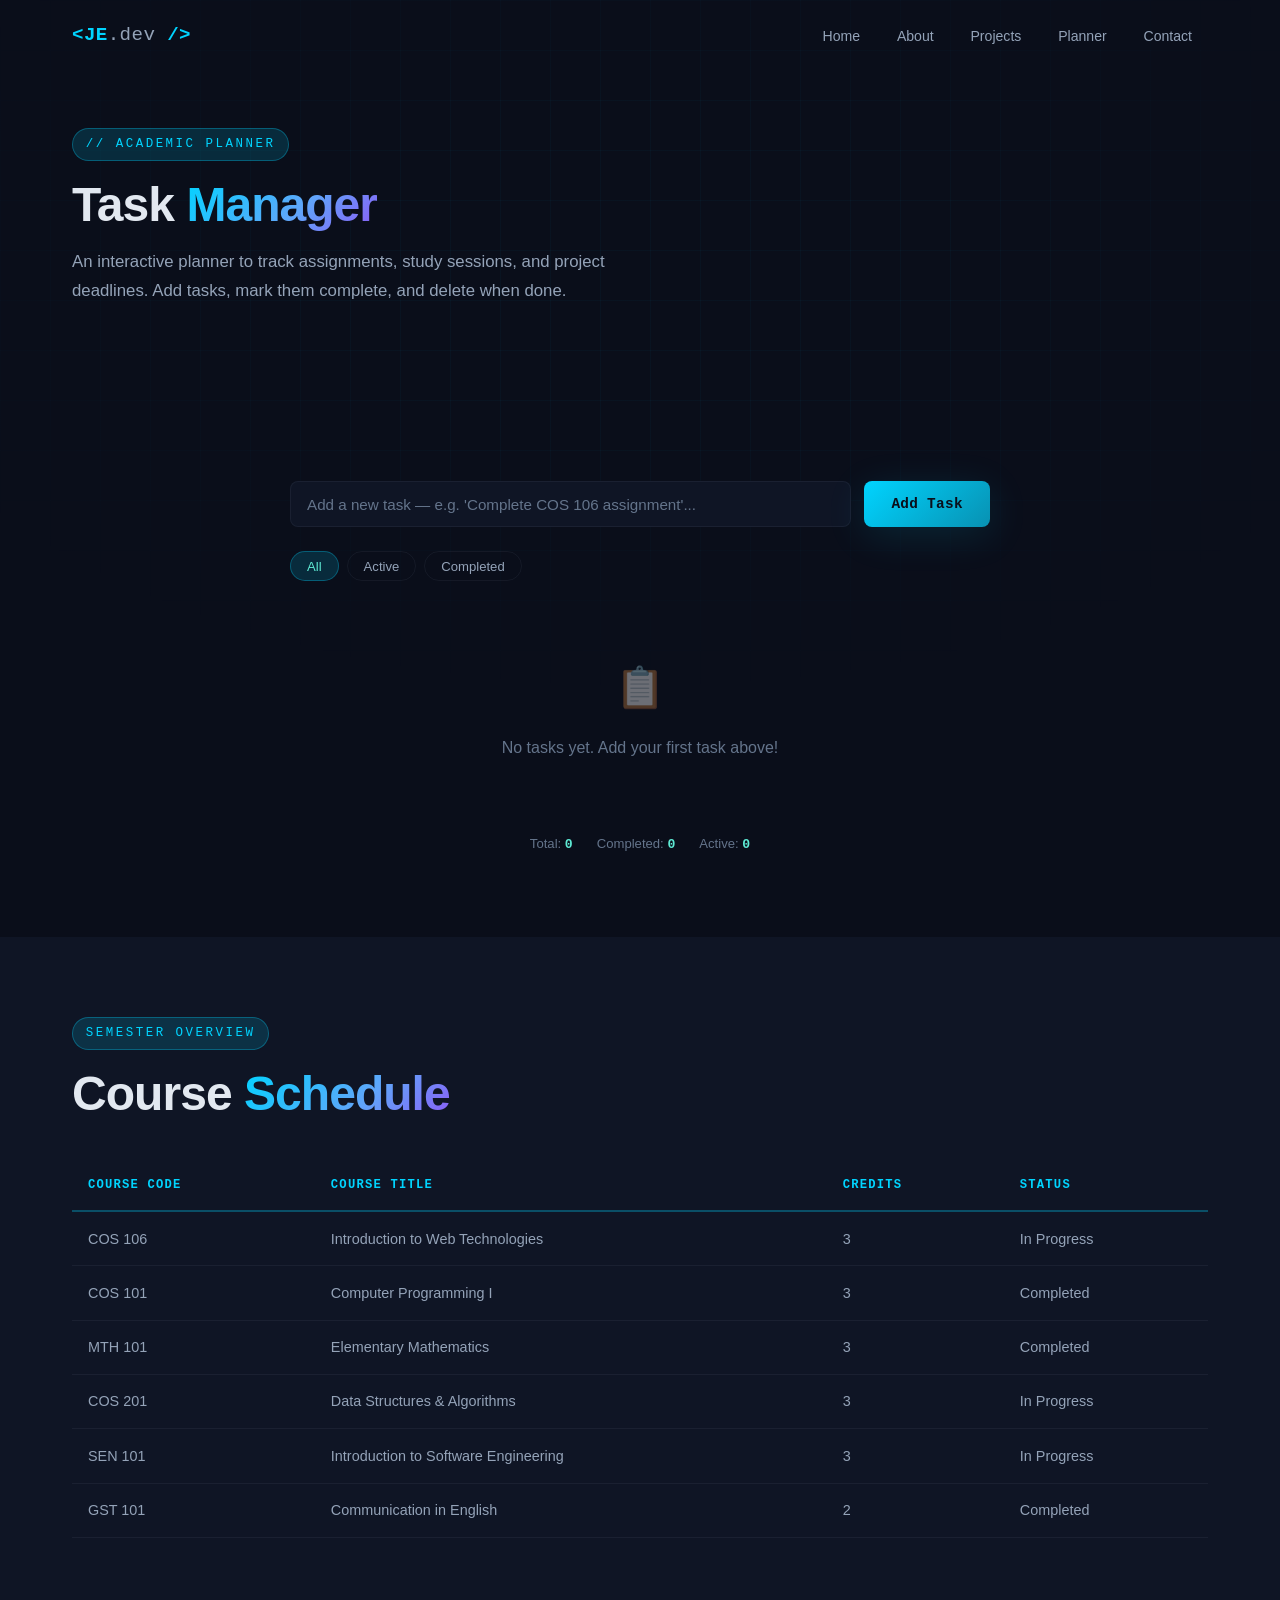
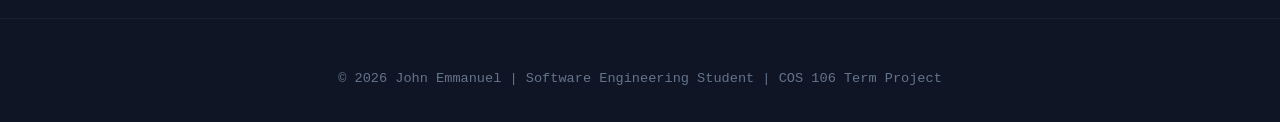
<file: planner.html>
<!DOCTYPE html>
<html lang="en">
<head>
  <meta charset="UTF-8">
  <meta name="viewport" content="width=device-width, initial-scale=1.0">
  <title>Academic Planner | John Emmanuel</title>
  <style>
/* ============================================================
   JOHN EMMANUEL — STUDENT PORTFOLIO
   External Stylesheet · Blue/Cyan Tech Theme · Responsive
   ============================================================ */

*, *::before, *::after { margin: 0; padding: 0; box-sizing: border-box; }

:root {
  --bg-primary: #0a0e1a;
  --bg-secondary: #0f1525;
  --bg-surface: #141b2e;
  --bg-elevated: #1a2340;
  --cyan: #00d4ff;
  --cyan-light: #5eead4;
  --cyan-deep: #0891b2;
  --cyan-glow: rgba(0, 212, 255, 0.15);
  --blue: #3b82f6;
  --blue-light: #60a5fa;
  --purple: #8b5cf6;
  --text-primary: #e2e8f0;
  --text-secondary: #94a3b8;
  --text-muted: #64748b;
  --border-subtle: rgba(148, 163, 184, 0.08);
  --border-soft: rgba(148, 163, 184, 0.15);
  --border-cyan: rgba(0, 212, 255, 0.3);
  --grad-cyan: linear-gradient(135deg, #00d4ff 0%, #0891b2 100%);
  --grad-text: linear-gradient(135deg, #00d4ff 0%, #60a5fa 60%, #8b5cf6 100%);
  --grad-surface: linear-gradient(145deg, #1a2340 0%, #141b2e 100%);
  --grad-overlay: linear-gradient(180deg, transparent 0%, rgba(10,14,26,0.9) 100%);
  --font-display: 'Segoe UI', -apple-system, BlinkMacSystemFont, sans-serif;
  --font-body: -apple-system, BlinkMacSystemFont, 'Segoe UI', Arial, sans-serif;
  --font-mono: 'Cascadia Code', 'Fira Code', 'SF Mono', 'Courier New', monospace;
  --max-width: 1200px;
  --radius-sm: 8px;
  --radius-md: 14px;
  --radius-lg: 24px;
  --radius-full: 999px;
  --shadow-soft: 0 4px 24px rgba(0, 0, 0, 0.4);
  --shadow-deep: 0 20px 60px rgba(0, 0, 0, 0.5);
  --shadow-cyan: 0 8px 40px rgba(0, 212, 255, 0.12);
  --transition: 0.4s cubic-bezier(0.22, 1, 0.36, 1);
}

html { scroll-behavior: smooth; font-size: 16px; }

body {
  font-family: var(--font-body);
  background-color: var(--bg-primary);
  color: var(--text-primary);
  line-height: 1.7;
  overflow-x: hidden;
  -webkit-font-smoothing: antialiased;
  -moz-osx-font-smoothing: grayscale;
}

/* Grid background pattern */
body::before {
  content: ''; position: fixed; inset: 0; z-index: 0; pointer-events: none;
  background-image:
    linear-gradient(rgba(0,212,255,0.03) 1px, transparent 1px),
    linear-gradient(90deg, rgba(0,212,255,0.03) 1px, transparent 1px);
  background-size: 50px 50px;
  mask-image: radial-gradient(ellipse 80% 60% at 50% 30%, black 30%, transparent 80%);
  -webkit-mask-image: radial-gradient(ellipse 80% 60% at 50% 30%, black 30%, transparent 80%);
}

img { max-width: 100%; display: block; }
a { color: inherit; text-decoration: none; }
ul, ol { list-style: none; }
button { font-family: inherit; cursor: pointer; border: none; background: none; }
::selection { background: var(--cyan-glow); color: var(--cyan-light); }

::-webkit-scrollbar { width: 10px; }
::-webkit-scrollbar-track { background: var(--bg-secondary); }
::-webkit-scrollbar-thumb { background: var(--cyan-deep); border-radius: 10px; }

/* ---------- Layout ---------- */
.container { width: 100%; max-width: var(--max-width); margin: 0 auto; padding: 0 2rem; position: relative; z-index: 2; }
.section { padding: 5rem 0; position: relative; z-index: 2; }
.section-tight { padding: 3rem 0; }

.section-tag {
  display: inline-block; font-family: var(--font-mono); font-size: 0.78rem;
  letter-spacing: 0.2em; text-transform: uppercase; color: var(--cyan);
  margin-bottom: 1rem; padding: 0.3rem 0.8rem;
  border: 1px solid var(--border-cyan); border-radius: var(--radius-full);
  background: var(--cyan-glow);
}

.section-title {
  font-family: var(--font-display); font-size: clamp(2rem, 5vw, 3rem);
  font-weight: 700; line-height: 1.15; letter-spacing: -0.02em; margin-bottom: 1rem;
}

.section-subtitle { color: var(--text-secondary); font-size: 1.05rem; max-width: 600px; margin-bottom: 3rem; }

.text-gradient { background: var(--grad-text); -webkit-background-clip: text; background-clip: text; -webkit-text-fill-color: transparent; }

/* ---------- Navbar ---------- */
.header {
  position: fixed; top: 0; left: 0; width: 100%; z-index: 1000;
  padding: 1.2rem 0; transition: var(--transition);
}
.header.scrolled {
  background: rgba(10, 14, 26, 0.85); backdrop-filter: blur(18px); -webkit-backdrop-filter: blur(18px);
  border-bottom: 1px solid var(--border-subtle); padding: 0.8rem 0;
}
.nav-container { display: flex; align-items: center; justify-content: space-between; }

.logo {
  font-family: var(--font-mono); font-size: 1.2rem; font-weight: 700;
  color: var(--cyan); letter-spacing: 0.02em;
}
.logo span { color: var(--text-secondary); font-weight: 400; }

.nav-menu { display: flex; align-items: center; gap: 0.3rem; }
.nav-link {
  position: relative; padding: 0.5rem 1rem; font-size: 0.88rem;
  color: var(--text-secondary); transition: color var(--transition); font-weight: 500;
}
.nav-link:hover, .nav-link.active { color: var(--cyan-light); }
.nav-link::after {
  content: ''; position: absolute; bottom: 0.15rem; left: 50%;
  transform: translateX(-50%) scaleX(0); width: 20px; height: 2px;
  background: var(--cyan); transition: transform var(--transition);
}
.nav-link:hover::after, .nav-link.active::after { transform: translateX(-50%) scaleX(1); }

.menu-toggle { display: none; flex-direction: column; gap: 5px; padding: 0.5rem; }
.menu-toggle span { width: 24px; height: 2px; background: var(--cyan); transition: var(--transition); }

/* ---------- Buttons ---------- */
.btn {
  display: inline-flex; align-items: center; gap: 0.5rem;
  padding: 0.85rem 1.7rem; font-size: 0.9rem; font-weight: 600;
  border-radius: var(--radius-sm); transition: var(--transition);
  font-family: var(--font-mono); letter-spacing: 0.02em;
}
.btn-primary {
  background: var(--grad-cyan); color: var(--bg-primary);
  box-shadow: var(--shadow-cyan);
}
.btn-primary:hover { transform: translateY(-3px); box-shadow: 0 12px 40px rgba(0,212,255,0.3); }
.btn-secondary {
  border: 1px solid var(--border-cyan); color: var(--cyan-light); background: transparent;
}
.btn-secondary:hover { background: var(--cyan-glow); transform: translateY(-3px); }

/* ---------- Hero ---------- */
.hero {
  min-height: 100vh; display: flex; align-items: center;
  padding: 6rem 0 4rem; position: relative; overflow: hidden;
}
.hero-content { flex: 1; max-width: 550px; }
.hero-right { flex: 1; display: flex; flex-direction: column; gap: 1.5rem; align-items: flex-end; }

.hero-title {
  font-family: var(--font-display); font-size: clamp(2.5rem, 7vw, 4.5rem);
  font-weight: 800; line-height: 1.05; letter-spacing: -0.02em; margin: 0.5rem 0 1rem;
}
.hero-subtitle { font-family: var(--font-mono); font-size: 1rem; color: var(--cyan-light); margin-bottom: 1.5rem; }
.hero-tagline { font-size: 1.05rem; color: var(--text-secondary); margin-bottom: 2rem; line-height: 1.8; }
.hero-actions { display: flex; gap: 1rem; flex-wrap: wrap; }

/* Profile card */
.profile-card {
  background: var(--grad-surface); border: 1px solid var(--border-soft);
  border-radius: var(--radius-lg); padding: 2rem; text-align: center;
  width: 280px; box-shadow: var(--shadow-deep);
}
.profile-img-container {
  width: 120px; height: 120px; border-radius: 50%; overflow: hidden;
  margin: 0 auto 1rem; border: 3px solid var(--cyan);
  box-shadow: 0 0 30px var(--cyan-glow);
}
.profile-img { width: 100%; height: 100%; object-fit: cover; }
.profile-card h2 { font-size: 1.3rem; font-weight: 700; margin-bottom: 0.3rem; }
.profile-card .subtitle { font-size: 0.82rem; color: var(--text-secondary); margin-bottom: 1rem; }
.badge {
  display: inline-block; padding: 0.3rem 0.8rem; font-size: 0.72rem;
  font-family: var(--font-mono); color: var(--cyan-light);
  background: var(--cyan-glow); border: 1px solid var(--border-cyan);
  border-radius: var(--radius-full);
}

/* Terminal */
.terminal-container {
  width: 100%; max-width: 400px; background: var(--bg-elevated);
  border: 1px solid var(--border-soft); border-radius: var(--radius-md);
  overflow: hidden; box-shadow: var(--shadow-deep);
}
.terminal-header {
  display: flex; align-items: center; gap: 0.5rem; padding: 0.6rem 1rem;
  background: var(--bg-secondary); border-bottom: 1px solid var(--border-subtle);
}
.terminal-header .dot { width: 11px; height: 11px; border-radius: 50%; }
.terminal-header .red { background: #ff5f57; }
.terminal-header .yellow { background: #febc2e; }
.terminal-header .green { background: #28c840; }
.terminal-title { margin-left: auto; font-family: var(--font-mono); font-size: 0.75rem; color: var(--text-muted); }
.terminal-body { padding: 1rem; font-family: var(--font-mono); font-size: 0.82rem; line-height: 1.8; }
.terminal-prompt { color: var(--cyan); }
.terminal-text { color: var(--text-secondary); margin-left: 1rem; }
.terminal-text.success { color: #28c840; }
.blink { animation: blink 1s steps(2) infinite; color: var(--cyan); }
@keyframes blink { 50% { opacity: 0; } }

/* ---------- Stats ---------- */
.stats-container {
  display: flex; justify-content: center; gap: 2rem; flex-wrap: wrap;
  padding: 2rem 0; position: relative; z-index: 2;
}
.stat-card {
  background: var(--grad-surface); border: 1px solid var(--border-subtle);
  border-radius: var(--radius-md); padding: 1.5rem 2.5rem; text-align: center;
  min-width: 150px; transition: var(--transition);
}
.stat-card:hover { border-color: var(--border-cyan); transform: translateY(-4px); }
.stat-card h3 { font-family: var(--font-display); font-size: 2.2rem; color: var(--cyan-light); font-weight: 800; }
.stat-card p { font-size: 0.85rem; color: var(--text-muted); margin-top: 0.3rem; }

/* ---------- Cards ---------- */
.card {
  background: var(--grad-surface); border: 1px solid var(--border-subtle);
  border-radius: var(--radius-lg); padding: 2rem; transition: var(--transition);
  position: relative; overflow: hidden;
}
.card:hover { border-color: var(--border-cyan); transform: translateY(-4px); box-shadow: var(--shadow-soft); }

/* ---------- Two Column ---------- */
.about-grid { display: grid; grid-template-columns: 1.2fr 1fr; gap: 3rem; align-items: start; }

/* ---------- Bio ---------- */
.bio-text p { margin-bottom: 1.2rem; color: var(--text-secondary); font-size: 1rem; }
.bio-text p strong { color: var(--text-primary); font-weight: 600; }

.bio-card {
  background: var(--bg-elevated); border: 1px solid var(--border-subtle);
  border-radius: var(--radius-md); padding: 1.5rem; margin-top: 1.5rem;
}
.bio-card h4 { font-family: var(--font-mono); font-size: 0.85rem; color: var(--cyan); margin-bottom: 1rem; }
.bio-card-grid { display: grid; grid-template-columns: auto 1fr; gap: 0.5rem 1rem; font-size: 0.88rem; }
.bio-label { color: var(--text-muted); font-weight: 500; }
.bio-val { color: var(--text-primary); }

/* ---------- Skills ---------- */
.skills-wrapper h3 { font-family: var(--font-display); font-size: 1.2rem; margin-bottom: 1.5rem; }
.skills-grid { display: grid; grid-template-columns: 1fr 1fr; gap: 1.5rem; }
.skill-category {
  background: var(--grad-surface); border: 1px solid var(--border-subtle);
  border-radius: var(--radius-md); padding: 1.5rem;
}
.skill-category h4 { font-family: var(--font-mono); font-size: 0.82rem; color: var(--cyan); margin-bottom: 1rem; }
.skill-list { display: flex; flex-wrap: wrap; gap: 0.5rem; }
.skill-badge {
  padding: 0.35rem 0.8rem; font-size: 0.78rem; font-family: var(--font-mono);
  background: var(--bg-elevated); border: 1px solid var(--border-subtle);
  border-radius: var(--radius-sm); color: var(--text-secondary); transition: var(--transition);
}
.skill-badge:hover { border-color: var(--border-cyan); color: var(--cyan-light); }

/* ---------- Projects ---------- */
.projects-grid { display: grid; grid-template-columns: repeat(auto-fit, minmax(300px, 1fr)); gap: 2rem; }
.project-card {
  background: var(--grad-surface); border: 1px solid var(--border-subtle);
  border-radius: var(--radius-lg); overflow: hidden; transition: var(--transition);
}
.project-card.visible { opacity: 1; transform: translateY(0); }
.project-card:not(.visible) { opacity: 0; transform: translateY(40px); }
.project-card { opacity: 0; transform: translateY(40px); transition: opacity 0.6s ease, transform 0.6s ease, border-color 0.4s, box-shadow 0.4s; }
.project-card:hover { border-color: var(--border-cyan); box-shadow: var(--shadow-deep); transform: translateY(-6px); }
.project-image-box { height: 180px; overflow: hidden; position: relative; }
.project-image { width: 100%; height: 100%; object-fit: cover; transition: transform 0.5s ease; }
.project-card:hover .project-image { transform: scale(1.05); }
.project-content { padding: 1.5rem; }
.project-meta { font-family: var(--font-mono); font-size: 0.72rem; color: var(--cyan); text-transform: uppercase; letter-spacing: 0.1em; margin-bottom: 0.5rem; }
.project-title { font-family: var(--font-display); font-size: 1.2rem; font-weight: 700; margin-bottom: 0.5rem; }
.project-desc { color: var(--text-secondary); font-size: 0.88rem; margin-bottom: 1rem; line-height: 1.6; }
.project-tech-list { display: flex; flex-wrap: wrap; gap: 0.4rem; margin-bottom: 1rem; }
.project-tech-badge { font-size: 0.7rem; padding: 0.2rem 0.6rem; background: var(--bg-elevated); border: 1px solid var(--border-subtle); border-radius: var(--radius-sm); color: var(--text-muted); font-family: var(--font-mono); }
.project-btn { display: inline-block; padding: 0.5rem 1rem; font-size: 0.8rem; font-family: var(--font-mono); color: var(--cyan); border: 1px solid var(--border-cyan); border-radius: var(--radius-sm); transition: var(--transition); }
.project-btn:hover { background: var(--cyan-glow); }

/* ---------- Planner ---------- */
.planner-wrap { max-width: 700px; margin: 0 auto; }
.planner-input-row { display: flex; gap: 0.8rem; margin-bottom: 1.5rem; }
.planner-input {
  flex: 1; padding: 0.85rem 1rem; background: var(--bg-secondary);
  border: 1px solid var(--border-subtle); border-radius: var(--radius-sm);
  color: var(--text-primary); font-family: var(--font-body); font-size: 0.95rem; transition: var(--transition);
}
.planner-input:focus { outline: none; border-color: var(--cyan); box-shadow: 0 0 0 3px var(--cyan-glow); }
.planner-input::placeholder { color: var(--text-muted); }

.planner-filter { display: flex; gap: 0.5rem; margin-bottom: 1.5rem; }
.filter-btn { padding: 0.4rem 1rem; font-size: 0.82rem; color: var(--text-secondary); border: 1px solid var(--border-subtle); border-radius: var(--radius-full); transition: var(--transition); }
.filter-btn.active, .filter-btn:hover { color: var(--cyan-light); border-color: var(--border-cyan); background: var(--cyan-glow); }

.task-list { display: flex; flex-direction: column; gap: 0.7rem; }
.task-item {
  display: flex; align-items: center; gap: 1rem; padding: 1rem 1.2rem;
  background: var(--grad-surface); border: 1px solid var(--border-subtle);
  border-radius: var(--radius-md); transition: var(--transition); animation: taskSlide 0.4s ease;
}
@keyframes taskSlide { from { opacity: 0; transform: translateX(-20px); } to { opacity: 1; transform: translateX(0); } }
.task-item:hover { border-color: var(--border-soft); }
.task-item.completed { opacity: 0.5; }
.task-item.completed .task-text { text-decoration: line-through; }
.task-checkbox {
  width: 22px; height: 22px; border-radius: 6px; border: 2px solid var(--border-soft);
  cursor: pointer; flex-shrink: 0; display: flex; align-items: center; justify-content: center;
  color: var(--bg-primary); transition: var(--transition);
}
.task-checkbox.checked { background: var(--grad-cyan); border-color: transparent; }
.task-checkbox.checked::after { content: '✓'; font-size: 0.8rem; font-weight: 700; }
.task-text { flex: 1; font-size: 0.95rem; color: var(--text-primary); }
.task-delete { width: 32px; height: 32px; border-radius: var(--radius-sm); color: var(--text-muted); display: flex; align-items: center; justify-content: center; transition: var(--transition); flex-shrink: 0; }
.task-delete:hover { color: #ff6b6b; background: rgba(255,107,107,0.1); }
.task-empty { text-align: center; padding: 3rem 1rem; color: var(--text-muted); }
.task-empty .te-icon { font-size: 2.5rem; margin-bottom: 0.8rem; opacity: 0.4; }
.planner-stats { display: flex; gap: 1.5rem; margin-top: 1.5rem; justify-content: center; }
.planner-stats .ps-item { font-size: 0.82rem; color: var(--text-muted); }
.planner-stats .ps-item strong { color: var(--cyan-light); font-family: var(--font-mono); }

/* ---------- Table ---------- */
.data-table { width: 100%; border-collapse: collapse; margin-top: 1.5rem; }
.data-table th { text-align: left; padding: 0.9rem 1rem; font-family: var(--font-mono); font-size: 0.76rem; letter-spacing: 0.1em; text-transform: uppercase; color: var(--cyan); border-bottom: 2px solid var(--border-cyan); }
.data-table td { padding: 0.9rem 1rem; border-bottom: 1px solid var(--border-subtle); font-size: 0.9rem; color: var(--text-secondary); }
.data-table tr:hover td { background: rgba(0,212,255,0.03); }

/* ---------- Contact ---------- */
.contact-card { max-width: 600px; margin: 0 auto; text-align: center; }
.contact-subtitle { color: var(--text-secondary); font-size: 1rem; margin-bottom: 2.5rem; }
.contact-info-grid { display: grid; grid-template-columns: 1fr 1fr; gap: 1.5rem; margin-bottom: 2.5rem; }
.contact-info-item { background: var(--grad-surface); border: 1px solid var(--border-subtle); border-radius: var(--radius-md); padding: 1.5rem; transition: var(--transition); }
.contact-info-item:hover { border-color: var(--border-cyan); transform: translateY(-3px); }
.contact-label { display: block; font-family: var(--font-mono); font-size: 0.72rem; color: var(--cyan); text-transform: uppercase; letter-spacing: 0.1em; margin-bottom: 0.5rem; }
.contact-link { font-size: 0.95rem; color: var(--text-primary); word-break: break-all; }

.contact-form { max-width: 600px; margin: 0 auto; background: var(--grad-surface); border: 1px solid var(--border-subtle); border-radius: var(--radius-lg); padding: 2rem; }
.form-group { margin-bottom: 1.3rem; }
.form-group label { display: block; font-size: 0.8rem; color: var(--text-secondary); margin-bottom: 0.4rem; font-family: var(--font-mono); }
.form-group input, .form-group textarea {
  width: 100%; padding: 0.85rem 1rem; background: var(--bg-secondary);
  border: 1px solid var(--border-subtle); border-radius: var(--radius-sm);
  color: var(--text-primary); font-family: var(--font-body); font-size: 0.92rem; transition: var(--transition);
}
.form-group input:focus, .form-group textarea:focus { outline: none; border-color: var(--cyan); box-shadow: 0 0 0 3px var(--cyan-glow); }
.form-group input.error, .form-group textarea.error { border-color: #ff6b6b; box-shadow: 0 0 0 3px rgba(255,107,107,0.1); }
.form-group textarea { resize: vertical; min-height: 120px; }
.form-error { font-size: 0.76rem; color: #ff6b6b; margin-top: 0.3rem; display: none; }
.form-error.show { display: block; }
.form-success { display: none; padding: 1rem; background: rgba(0,212,255,0.1); border: 1px solid var(--cyan); border-radius: var(--radius-sm); color: var(--cyan-light); font-size: 0.88rem; margin-bottom: 1rem; }
.form-success.show { display: block; }

/* ---------- Footer ---------- */
.footer { border-top: 1px solid var(--border-subtle); padding: 3rem 0 2rem; position: relative; z-index: 2; background: var(--bg-secondary); text-align: center; }
.footer-text { color: var(--text-muted); font-size: 0.85rem; font-family: var(--font-mono); }

/* ---------- Audio toggle ---------- */
.audio-toggle {
  position: fixed; bottom: 2rem; left: 2rem; z-index: 999;
  width: 44px; height: 44px; border-radius: 50%;
  background: var(--grad-surface); border: 1px solid var(--border-cyan);
  color: var(--text-muted); display: flex; align-items: center; justify-content: center;
  transition: var(--transition); cursor: pointer;
}
.audio-toggle:hover { color: var(--cyan); border-color: var(--cyan); }
.audio-toggle.playing { color: var(--cyan); background: var(--cyan-glow); }
.audio-toggle.playing svg line { display: none; }

/* ---------- Back to top ---------- */
.back-to-top {
  position: fixed; bottom: 2rem; right: 2rem; z-index: 999;
  width: 44px; height: 44px; border-radius: 50%;
  background: var(--grad-surface); border: 1px solid var(--border-cyan);
  color: var(--cyan); display: flex; align-items: center; justify-content: center;
  font-size: 1.2rem; opacity: 0; visibility: hidden; transform: translateY(20px);
  transition: var(--transition); text-decoration: none;
}
.back-to-top.show { opacity: 1; visibility: visible; transform: translateY(0); }
.back-to-top:hover { background: var(--grad-cyan); color: var(--bg-primary); }

/* ---------- Reveal animation ---------- */
.reveal { opacity: 0; transform: translateY(30px); transition: opacity 0.7s ease, transform 0.7s ease; }
.reveal.visible { opacity: 1; transform: translateY(0); }
.reveal.d1 { transition-delay: 0.1s; }
.reveal.d2 { transition-delay: 0.2s; }
.reveal.d3 { transition-delay: 0.3s; }

/* ---------- Page header ---------- */
.page-header { padding: 8rem 0 3rem; position: relative; z-index: 2; }

/* ---------- Responsive ---------- */
@media (max-width: 968px) {
  .hero { flex-direction: column; text-align: center; }
  .hero-content { max-width: 100%; }
  .hero-actions { justify-content: center; }
  .hero-right { align-items: center; width: 100%; }
  .about-grid { grid-template-columns: 1fr; }
  .contact-info-grid { grid-template-columns: 1fr; }
}
@media (max-width: 768px) {
  .nav-menu { display: none; }
  .menu-toggle { display: flex; }
  .nav-menu.open { display: flex; flex-direction: column; position: absolute; top: 100%; right: 1.5rem; left: 1.5rem; background: rgba(20,27,46,0.95); backdrop-filter: blur(18px); border: 1px solid var(--border-subtle); border-radius: var(--radius-md); padding: 1rem; }
  .nav-menu.open .nav-link { padding: 0.8rem 1.1rem; width: 100%; }
  .section { padding: 3.5rem 0; }
  .container { padding: 0 1.2rem; }
  .skills-grid { grid-template-columns: 1fr; }
  .stats-container { gap: 1rem; }
  .planner-input-row { flex-direction: column; }
}

</style>
</head>
<body>

  <header class="header" id="main-header">
    <div class="container nav-container">
      <a href="index.html" class="logo">&lt;JE<span>.dev</span> /&gt;</a>
      <nav aria-label="Main Navigation">
        <ul class="nav-menu" id="nav-menu-list">
          <li><a href="index.html" class="nav-link">Home</a></li>
          <li><a href="about.html" class="nav-link">About</a></li>
          <li><a href="projects.html" class="nav-link">Projects</a></li>
          <li><a href="planner.html" class="nav-link active">Planner</a></li>
          <li><a href="contact.html" class="nav-link">Contact</a></li>
        </ul>
      </nav>
      <button class="menu-toggle" aria-label="Menu"><span></span><span></span><span></span></button>
    </div>
  </header>

  <main>
    <section class="page-header">
      <div class="container">
        <span class="section-tag reveal">// Academic Planner</span>
        <h1 class="section-title reveal d1">Task <span class="text-gradient">Manager</span></h1>
        <p class="section-subtitle reveal d2">An interactive planner to track assignments, study sessions, and project deadlines. Add tasks, mark them complete, and delete when done.</p>
      </div>
    </section>

    <section class="section">
      <div class="container">
        <div class="planner-wrap reveal" id="planner">
          <div class="planner-input-row">
            <input type="text" id="taskInput" class="planner-input" placeholder="Add a new task — e.g. 'Complete COS 106 assignment'...">
            <button id="taskAdd" class="btn btn-primary">Add Task</button>
          </div>
          <div class="planner-filter">
            <button class="filter-btn active" data-filter="all">All</button>
            <button class="filter-btn" data-filter="active">Active</button>
            <button class="filter-btn" data-filter="completed">Completed</button>
          </div>
          <div class="task-list" id="taskList"></div>
          <div class="task-empty" id="taskEmpty" style="display:none">
            <div class="te-icon">&#128203;</div>
            <p class="te-msg">No tasks yet. Add your first task above!</p>
          </div>
          <div class="planner-stats">
            <div class="ps-item">Total: <strong id="statTotal">0</strong></div>
            <div class="ps-item">Completed: <strong id="statDone">0</strong></div>
            <div class="ps-item">Active: <strong id="statActive">0</strong></div>
          </div>
        </div>
      </div>
    </section>

    <section class="section" style="background:var(--bg-secondary)">
      <div class="container">
        <span class="section-tag reveal">Semester Overview</span>
        <h2 class="section-title reveal d1">Course <span class="text-gradient">Schedule</span></h2>
        <div class="reveal d2" style="overflow-x:auto">
          <table class="data-table">
            <thead>
              <tr><th>Course Code</th><th>Course Title</th><th>Credits</th><th>Status</th></tr>
            </thead>
            <tbody>
              <tr><td>COS 106</td><td>Introduction to Web Technologies</td><td>3</td><td>In Progress</td></tr>
              <tr><td>COS 101</td><td>Computer Programming I</td><td>3</td><td>Completed</td></tr>
              <tr><td>MTH 101</td><td>Elementary Mathematics</td><td>3</td><td>Completed</td></tr>
              <tr><td>COS 201</td><td>Data Structures &amp; Algorithms</td><td>3</td><td>In Progress</td></tr>
              <tr><td>SEN 101</td><td>Introduction to Software Engineering</td><td>3</td><td>In Progress</td></tr>
              <tr><td>GST 101</td><td>Communication in English</td><td>2</td><td>Completed</td></tr>
            </tbody>
          </table>
        </div>
      </div>
    </section>
  </main>

  <footer class="footer">
    <div class="container">
      <p class="footer-text">&copy; <span id="year">2026</span> John Emmanuel | Software Engineering Student | COS 106 Term Project</p>
    </div>
  </footer>

  <a href="#" class="back-to-top" id="back-to-top-btn" aria-label="Back to Top">&uarr;</a>
  <script>
/* ============================================================
   JOHN EMMANUEL — STUDENT PORTFOLIO
   External JavaScript · DOM Manipulation · Event Handling
   ============================================================ */

document.addEventListener('DOMContentLoaded', () => {

  /* ---------- 01 · Header scroll ---------- */
  const header = document.querySelector('.header');
  if (header) {
    window.addEventListener('scroll', () => {
      header.classList.toggle('scrolled', window.scrollY > 40);
    }, { passive: true });
  }

  /* ---------- 02 · Mobile menu ---------- */
  const menuToggle = document.querySelector('.menu-toggle');
  const navMenu = document.querySelector('.nav-menu');
  if (menuToggle && navMenu) {
    menuToggle.addEventListener('click', () => navMenu.classList.toggle('open'));
    navMenu.querySelectorAll('a').forEach(a =>
      a.addEventListener('click', () => navMenu.classList.remove('open'))
    );
  }

  /* ---------- 03 · Scroll reveal ---------- */
  const revealObserver = new IntersectionObserver((entries) => {
    entries.forEach(entry => {
      if (entry.isIntersecting) {
        entry.target.classList.add('visible');
        revealObserver.unobserve(entry.target);
      }
    });
  }, { threshold: 0.12, rootMargin: '0px 0px -8% 0px' });
  document.querySelectorAll('.reveal, .project-card').forEach(el => revealObserver.observe(el));

  /* ---------- 04 · Terminal typing effect ---------- */
  const terminalBody = document.querySelector('.terminal-body');
  if (terminalBody) {
    const lines = terminalBody.querySelectorAll('.terminal-line, .terminal-text');
    lines.forEach((line, i) => {
      line.style.opacity = '0';
      setTimeout(() => { line.style.transition = 'opacity 0.3s'; line.style.opacity = '1'; }, 500 + i * 600);
    });
  }

  /* ---------- 05 · Animated stat counters ---------- */
  const statCards = document.querySelectorAll('.stat-card h3');
  const statObserver = new IntersectionObserver((entries) => {
    entries.forEach(entry => {
      if (!entry.isIntersecting) return;
      const el = entry.target;
      const text = el.textContent;
      const match = text.match(/(\d+)/);
      if (!match) { statObserver.unobserve(el); return; }
      const target = parseInt(match[1]);
      const suffix = text.replace(/\d+/, '');
      const duration = 1400;
      const start = performance.now();
      const step = (now) => {
        const p = Math.min((now - start) / duration, 1);
        const eased = 1 - Math.pow(1 - p, 3);
        el.textContent = Math.floor(target * eased) + suffix;
        if (p < 1) requestAnimationFrame(step);
        else el.textContent = target + suffix;
      };
      requestAnimationFrame(step);
      statObserver.unobserve(el);
    });
  }, { threshold: 0.5 });
  statCards.forEach(s => statObserver.observe(s));

  /* ---------- 06 · Back to top ---------- */
  const backToTop = document.querySelector('.back-to-top');
  if (backToTop) {
    window.addEventListener('scroll', () => {
      backToTop.classList.toggle('show', window.scrollY > 500);
    }, { passive: true });
  }

  /* ---------- 07 · Active nav link on scroll ---------- */
  const sections = document.querySelectorAll('section[id]');
  const navLinks = document.querySelectorAll('.nav-link');
  window.addEventListener('scroll', () => {
    let current = '';
    sections.forEach(section => {
      const top = section.offsetTop - 120;
      if (window.scrollY >= top) current = section.getAttribute('id');
    });
    navLinks.forEach(link => {
      link.classList.toggle('active', link.getAttribute('href') === '#' + current);
    });
  }, { passive: true });

  /* ---------- 08 · Academic Planner ---------- */
  const planner = document.querySelector('#planner');
  if (planner) {
    let tasks = [];
    let filter = 'all';
    const input = planner.querySelector('#taskInput');
    const addBtn = planner.querySelector('#taskAdd');
    const list = planner.querySelector('#taskList');
    const empty = planner.querySelector('#taskEmpty');
    const filterBtns = planner.querySelectorAll('.filter-btn');
    const statTotal = planner.querySelector('#statTotal');
    const statDone = planner.querySelector('#statDone');
    const statActive = planner.querySelector('#statActive');

    try {
      const saved = localStorage.getItem('je_tasks');
      if (saved) tasks = JSON.parse(saved);
    } catch(e) { tasks = []; }

    const save = () => { try { localStorage.setItem('je_tasks', JSON.stringify(tasks)); } catch(e) {} };

    const render = () => {
      let filtered = tasks;
      if (filter === 'active') filtered = tasks.filter(t => !t.done);
      if (filter === 'completed') filtered = tasks.filter(t => t.done);
      list.innerHTML = '';
      if (filtered.length === 0) {
        empty.style.display = 'block';
        empty.querySelector('.te-msg').textContent =
          filter === 'completed' ? 'No completed tasks yet.' :
          filter === 'active' ? 'No active tasks. Add one above!' :
          'No tasks yet. Add your first task above!';
      } else {
        empty.style.display = 'none';
        filtered.forEach(task => {
          const item = document.createElement('div');
          item.className = 'task-item' + (task.done ? ' completed' : '');
          const checkbox = document.createElement('div');
          checkbox.className = 'task-checkbox' + (task.done ? ' checked' : '');
          checkbox.addEventListener('click', () => toggleTask(task.id));
          const text = document.createElement('span');
          text.className = 'task-text';
          text.textContent = task.text;
          const del = document.createElement('button');
          del.className = 'task-delete';
          del.innerHTML = '<svg width="16" height="16" viewBox="0 0 24 24" fill="none" stroke="currentColor" stroke-width="2"><polyline points="3 6 5 6 21 6"/><path d="M19 6v14a2 2 0 01-2 2H7a2 2 0 01-2-2V6m3 0V4a2 2 0 012-2h4a2 2 0 012 2v2"/></svg>';
          del.addEventListener('click', () => deleteTask(task.id));
          item.appendChild(checkbox);
          item.appendChild(text);
          item.appendChild(del);
          list.appendChild(item);
        });
      }
      if (statTotal) statTotal.textContent = tasks.length;
      if (statDone) statDone.textContent = tasks.filter(t => t.done).length;
      if (statActive) statActive.textContent = tasks.filter(t => !t.done).length;
    };

    const addTask = () => {
      const text = input.value.trim();
      if (!text) { input.style.borderColor = '#ff6b6b'; setTimeout(() => { input.style.borderColor = ''; }, 1500); return; }
      tasks.push({ id: Date.now(), text: text, done: false });
      input.value = '';
      save();
      render();
    };

    const toggleTask = (id) => { const task = tasks.find(t => t.id === id); if (task) { task.done = !task.done; save(); render(); } };
    const deleteTask = (id) => { tasks = tasks.filter(t => t.id !== id); save(); render(); };

    addBtn.addEventListener('click', addTask);
    input.addEventListener('keypress', (e) => { if (e.key === 'Enter') addTask(); });
    filterBtns.forEach(btn => {
      btn.addEventListener('click', () => {
        filterBtns.forEach(b => b.classList.remove('active'));
        btn.classList.add('active');
        filter = btn.dataset.filter;
        render();
      });
    });
    render();
  }

  /* ---------- 09 · Contact form validation ---------- */
  const form = document.querySelector('#contactForm');
  if (form) {
    const showError = (fieldId, msg) => {
      const field = form.querySelector('#' + fieldId);
      const err = form.querySelector('#' + fieldId + 'Error');
      if (field) field.classList.add('error');
      if (err) { err.textContent = msg; err.classList.add('show'); }
    };
    const clearError = (fieldId) => {
      const field = form.querySelector('#' + fieldId);
      const err = form.querySelector('#' + fieldId + 'Error');
      if (field) field.classList.remove('error');
      if (err) err.classList.remove('show');
    };

    form.addEventListener('submit', (e) => {
      e.preventDefault();
      let valid = true;

      const name = form.querySelector('#name').value.trim();
      if (!name) { showError('name', 'Please enter your name.'); valid = false; } else clearError('name');

      const email = form.querySelector('#email').value.trim();
      const emailRe = /^[^\s@]+@[^\s@]+\.[^\s@]+$/;
      if (!email) { showError('email', 'Please enter your email.'); valid = false; }
      else if (!emailRe.test(email)) { showError('email', 'Please enter a valid email address.'); valid = false; }
      else clearError('email');

      const phone = form.querySelector('#phone').value.trim();
      const phoneClean = phone.replace(/[\s\-+()]/g, '');
      if (!phone) { showError('phone', 'Please enter your phone number.'); valid = false; }
      else if (!/^\d+$/.test(phoneClean)) { showError('phone', 'Phone number must contain only digits.'); valid = false; }
      else clearError('phone');

      const message = form.querySelector('#message').value.trim();
      if (!message) { showError('message', 'Please enter a message.'); valid = false; } else clearError('message');

      if (valid) {
        const success = form.querySelector('#formSuccess');
        if (success) {
          success.classList.add('show');
          success.textContent = 'Thank you, ' + name + '! Your message has been noted.';
        }
        form.reset();
        setTimeout(() => { if (success) success.classList.remove('show'); }, 4000);
      }
    });

    form.querySelectorAll('input, textarea').forEach(field => {
      field.addEventListener('input', () => clearError(field.id));
    });
  }

  /* ---------- 10 · Profile avatar localStorage ---------- */
  const avatarImg = document.getElementById('hero-profile-avatar');
  if (avatarImg) {
    const savedAvatar = localStorage.getItem('portfolio-profile-avatar');
    if (savedAvatar) avatarImg.src = savedAvatar;
  }

  /* ---------- 11 · Audio toggle ---------- */
  const audioToggle = document.getElementById('audioToggle');
  const bgAudio = document.getElementById('bgAudio');
  if (audioToggle && bgAudio) {
    audioToggle.addEventListener('click', () => {
      if (bgAudio.paused) {
        bgAudio.play().catch(() => {});
        audioToggle.classList.add('playing');
      } else {
        bgAudio.pause();
        audioToggle.classList.remove('playing');
      }
    });
  }

});

</script>
  <script>document.getElementById('year').textContent = new Date().getFullYear();</script>
</body>
</html>
</file>
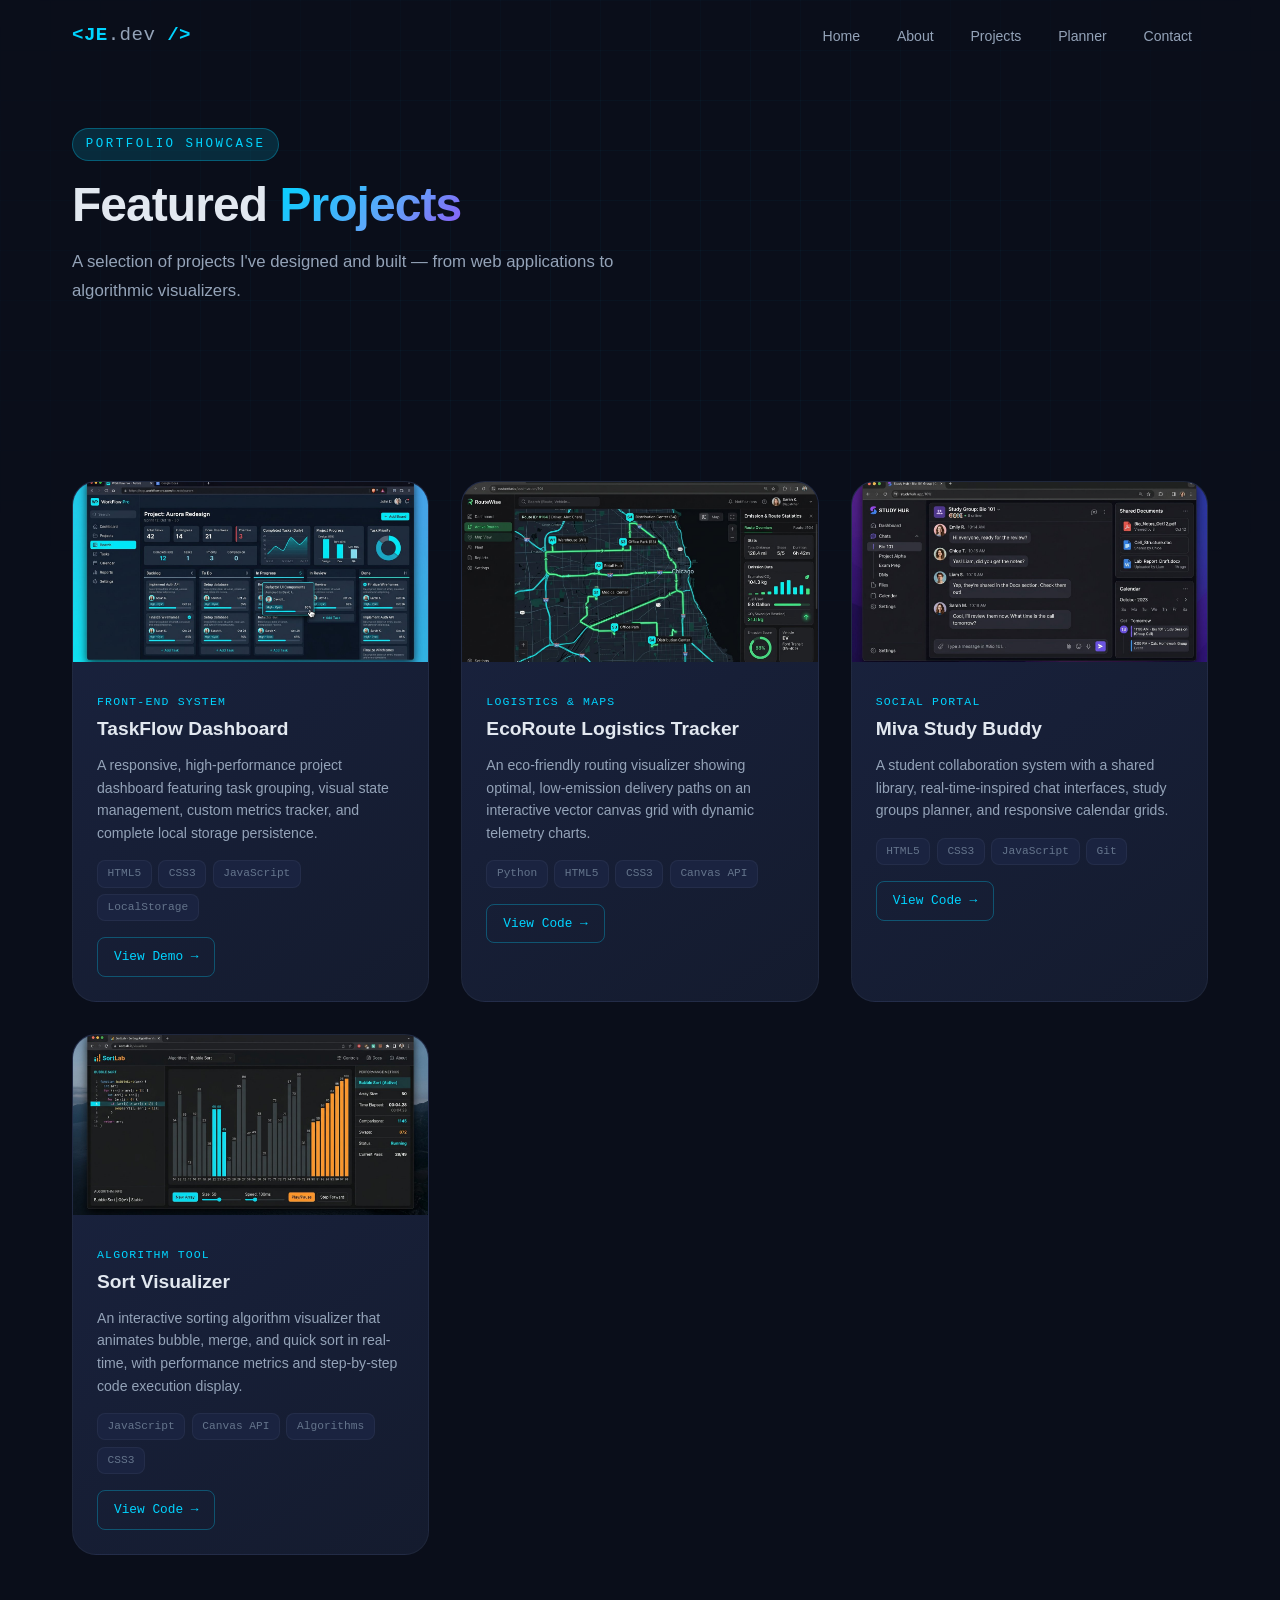
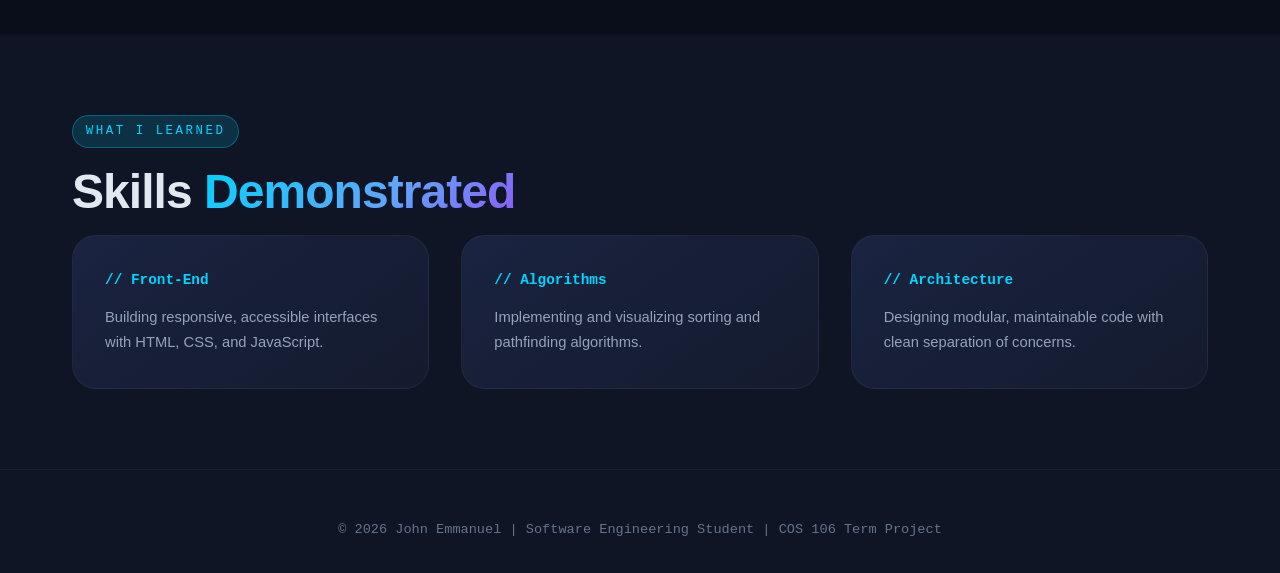
<file: projects.html>
<!DOCTYPE html>
<html lang="en">
<head>
  <meta charset="UTF-8">
  <meta name="viewport" content="width=device-width, initial-scale=1.0">
  <title>Projects | John Emmanuel</title>
  <style>
/* ============================================================
   JOHN EMMANUEL — STUDENT PORTFOLIO
   External Stylesheet · Blue/Cyan Tech Theme · Responsive
   ============================================================ */

*, *::before, *::after { margin: 0; padding: 0; box-sizing: border-box; }

:root {
  --bg-primary: #0a0e1a;
  --bg-secondary: #0f1525;
  --bg-surface: #141b2e;
  --bg-elevated: #1a2340;
  --cyan: #00d4ff;
  --cyan-light: #5eead4;
  --cyan-deep: #0891b2;
  --cyan-glow: rgba(0, 212, 255, 0.15);
  --blue: #3b82f6;
  --blue-light: #60a5fa;
  --purple: #8b5cf6;
  --text-primary: #e2e8f0;
  --text-secondary: #94a3b8;
  --text-muted: #64748b;
  --border-subtle: rgba(148, 163, 184, 0.08);
  --border-soft: rgba(148, 163, 184, 0.15);
  --border-cyan: rgba(0, 212, 255, 0.3);
  --grad-cyan: linear-gradient(135deg, #00d4ff 0%, #0891b2 100%);
  --grad-text: linear-gradient(135deg, #00d4ff 0%, #60a5fa 60%, #8b5cf6 100%);
  --grad-surface: linear-gradient(145deg, #1a2340 0%, #141b2e 100%);
  --grad-overlay: linear-gradient(180deg, transparent 0%, rgba(10,14,26,0.9) 100%);
  --font-display: 'Segoe UI', -apple-system, BlinkMacSystemFont, sans-serif;
  --font-body: -apple-system, BlinkMacSystemFont, 'Segoe UI', Arial, sans-serif;
  --font-mono: 'Cascadia Code', 'Fira Code', 'SF Mono', 'Courier New', monospace;
  --max-width: 1200px;
  --radius-sm: 8px;
  --radius-md: 14px;
  --radius-lg: 24px;
  --radius-full: 999px;
  --shadow-soft: 0 4px 24px rgba(0, 0, 0, 0.4);
  --shadow-deep: 0 20px 60px rgba(0, 0, 0, 0.5);
  --shadow-cyan: 0 8px 40px rgba(0, 212, 255, 0.12);
  --transition: 0.4s cubic-bezier(0.22, 1, 0.36, 1);
}

html { scroll-behavior: smooth; font-size: 16px; }

body {
  font-family: var(--font-body);
  background-color: var(--bg-primary);
  color: var(--text-primary);
  line-height: 1.7;
  overflow-x: hidden;
  -webkit-font-smoothing: antialiased;
  -moz-osx-font-smoothing: grayscale;
}

/* Grid background pattern */
body::before {
  content: ''; position: fixed; inset: 0; z-index: 0; pointer-events: none;
  background-image:
    linear-gradient(rgba(0,212,255,0.03) 1px, transparent 1px),
    linear-gradient(90deg, rgba(0,212,255,0.03) 1px, transparent 1px);
  background-size: 50px 50px;
  mask-image: radial-gradient(ellipse 80% 60% at 50% 30%, black 30%, transparent 80%);
  -webkit-mask-image: radial-gradient(ellipse 80% 60% at 50% 30%, black 30%, transparent 80%);
}

img { max-width: 100%; display: block; }
a { color: inherit; text-decoration: none; }
ul, ol { list-style: none; }
button { font-family: inherit; cursor: pointer; border: none; background: none; }
::selection { background: var(--cyan-glow); color: var(--cyan-light); }

::-webkit-scrollbar { width: 10px; }
::-webkit-scrollbar-track { background: var(--bg-secondary); }
::-webkit-scrollbar-thumb { background: var(--cyan-deep); border-radius: 10px; }

/* ---------- Layout ---------- */
.container { width: 100%; max-width: var(--max-width); margin: 0 auto; padding: 0 2rem; position: relative; z-index: 2; }
.section { padding: 5rem 0; position: relative; z-index: 2; }
.section-tight { padding: 3rem 0; }

.section-tag {
  display: inline-block; font-family: var(--font-mono); font-size: 0.78rem;
  letter-spacing: 0.2em; text-transform: uppercase; color: var(--cyan);
  margin-bottom: 1rem; padding: 0.3rem 0.8rem;
  border: 1px solid var(--border-cyan); border-radius: var(--radius-full);
  background: var(--cyan-glow);
}

.section-title {
  font-family: var(--font-display); font-size: clamp(2rem, 5vw, 3rem);
  font-weight: 700; line-height: 1.15; letter-spacing: -0.02em; margin-bottom: 1rem;
}

.section-subtitle { color: var(--text-secondary); font-size: 1.05rem; max-width: 600px; margin-bottom: 3rem; }

.text-gradient { background: var(--grad-text); -webkit-background-clip: text; background-clip: text; -webkit-text-fill-color: transparent; }

/* ---------- Navbar ---------- */
.header {
  position: fixed; top: 0; left: 0; width: 100%; z-index: 1000;
  padding: 1.2rem 0; transition: var(--transition);
}
.header.scrolled {
  background: rgba(10, 14, 26, 0.85); backdrop-filter: blur(18px); -webkit-backdrop-filter: blur(18px);
  border-bottom: 1px solid var(--border-subtle); padding: 0.8rem 0;
}
.nav-container { display: flex; align-items: center; justify-content: space-between; }

.logo {
  font-family: var(--font-mono); font-size: 1.2rem; font-weight: 700;
  color: var(--cyan); letter-spacing: 0.02em;
}
.logo span { color: var(--text-secondary); font-weight: 400; }

.nav-menu { display: flex; align-items: center; gap: 0.3rem; }
.nav-link {
  position: relative; padding: 0.5rem 1rem; font-size: 0.88rem;
  color: var(--text-secondary); transition: color var(--transition); font-weight: 500;
}
.nav-link:hover, .nav-link.active { color: var(--cyan-light); }
.nav-link::after {
  content: ''; position: absolute; bottom: 0.15rem; left: 50%;
  transform: translateX(-50%) scaleX(0); width: 20px; height: 2px;
  background: var(--cyan); transition: transform var(--transition);
}
.nav-link:hover::after, .nav-link.active::after { transform: translateX(-50%) scaleX(1); }

.menu-toggle { display: none; flex-direction: column; gap: 5px; padding: 0.5rem; }
.menu-toggle span { width: 24px; height: 2px; background: var(--cyan); transition: var(--transition); }

/* ---------- Buttons ---------- */
.btn {
  display: inline-flex; align-items: center; gap: 0.5rem;
  padding: 0.85rem 1.7rem; font-size: 0.9rem; font-weight: 600;
  border-radius: var(--radius-sm); transition: var(--transition);
  font-family: var(--font-mono); letter-spacing: 0.02em;
}
.btn-primary {
  background: var(--grad-cyan); color: var(--bg-primary);
  box-shadow: var(--shadow-cyan);
}
.btn-primary:hover { transform: translateY(-3px); box-shadow: 0 12px 40px rgba(0,212,255,0.3); }
.btn-secondary {
  border: 1px solid var(--border-cyan); color: var(--cyan-light); background: transparent;
}
.btn-secondary:hover { background: var(--cyan-glow); transform: translateY(-3px); }

/* ---------- Hero ---------- */
.hero {
  min-height: 100vh; display: flex; align-items: center;
  padding: 6rem 0 4rem; position: relative; overflow: hidden;
}
.hero-content { flex: 1; max-width: 550px; }
.hero-right { flex: 1; display: flex; flex-direction: column; gap: 1.5rem; align-items: flex-end; }

.hero-title {
  font-family: var(--font-display); font-size: clamp(2.5rem, 7vw, 4.5rem);
  font-weight: 800; line-height: 1.05; letter-spacing: -0.02em; margin: 0.5rem 0 1rem;
}
.hero-subtitle { font-family: var(--font-mono); font-size: 1rem; color: var(--cyan-light); margin-bottom: 1.5rem; }
.hero-tagline { font-size: 1.05rem; color: var(--text-secondary); margin-bottom: 2rem; line-height: 1.8; }
.hero-actions { display: flex; gap: 1rem; flex-wrap: wrap; }

/* Profile card */
.profile-card {
  background: var(--grad-surface); border: 1px solid var(--border-soft);
  border-radius: var(--radius-lg); padding: 2rem; text-align: center;
  width: 280px; box-shadow: var(--shadow-deep);
}
.profile-img-container {
  width: 120px; height: 120px; border-radius: 50%; overflow: hidden;
  margin: 0 auto 1rem; border: 3px solid var(--cyan);
  box-shadow: 0 0 30px var(--cyan-glow);
}
.profile-img { width: 100%; height: 100%; object-fit: cover; }
.profile-card h2 { font-size: 1.3rem; font-weight: 700; margin-bottom: 0.3rem; }
.profile-card .subtitle { font-size: 0.82rem; color: var(--text-secondary); margin-bottom: 1rem; }
.badge {
  display: inline-block; padding: 0.3rem 0.8rem; font-size: 0.72rem;
  font-family: var(--font-mono); color: var(--cyan-light);
  background: var(--cyan-glow); border: 1px solid var(--border-cyan);
  border-radius: var(--radius-full);
}

/* Terminal */
.terminal-container {
  width: 100%; max-width: 400px; background: var(--bg-elevated);
  border: 1px solid var(--border-soft); border-radius: var(--radius-md);
  overflow: hidden; box-shadow: var(--shadow-deep);
}
.terminal-header {
  display: flex; align-items: center; gap: 0.5rem; padding: 0.6rem 1rem;
  background: var(--bg-secondary); border-bottom: 1px solid var(--border-subtle);
}
.terminal-header .dot { width: 11px; height: 11px; border-radius: 50%; }
.terminal-header .red { background: #ff5f57; }
.terminal-header .yellow { background: #febc2e; }
.terminal-header .green { background: #28c840; }
.terminal-title { margin-left: auto; font-family: var(--font-mono); font-size: 0.75rem; color: var(--text-muted); }
.terminal-body { padding: 1rem; font-family: var(--font-mono); font-size: 0.82rem; line-height: 1.8; }
.terminal-prompt { color: var(--cyan); }
.terminal-text { color: var(--text-secondary); margin-left: 1rem; }
.terminal-text.success { color: #28c840; }
.blink { animation: blink 1s steps(2) infinite; color: var(--cyan); }
@keyframes blink { 50% { opacity: 0; } }

/* ---------- Stats ---------- */
.stats-container {
  display: flex; justify-content: center; gap: 2rem; flex-wrap: wrap;
  padding: 2rem 0; position: relative; z-index: 2;
}
.stat-card {
  background: var(--grad-surface); border: 1px solid var(--border-subtle);
  border-radius: var(--radius-md); padding: 1.5rem 2.5rem; text-align: center;
  min-width: 150px; transition: var(--transition);
}
.stat-card:hover { border-color: var(--border-cyan); transform: translateY(-4px); }
.stat-card h3 { font-family: var(--font-display); font-size: 2.2rem; color: var(--cyan-light); font-weight: 800; }
.stat-card p { font-size: 0.85rem; color: var(--text-muted); margin-top: 0.3rem; }

/* ---------- Cards ---------- */
.card {
  background: var(--grad-surface); border: 1px solid var(--border-subtle);
  border-radius: var(--radius-lg); padding: 2rem; transition: var(--transition);
  position: relative; overflow: hidden;
}
.card:hover { border-color: var(--border-cyan); transform: translateY(-4px); box-shadow: var(--shadow-soft); }

/* ---------- Two Column ---------- */
.about-grid { display: grid; grid-template-columns: 1.2fr 1fr; gap: 3rem; align-items: start; }

/* ---------- Bio ---------- */
.bio-text p { margin-bottom: 1.2rem; color: var(--text-secondary); font-size: 1rem; }
.bio-text p strong { color: var(--text-primary); font-weight: 600; }

.bio-card {
  background: var(--bg-elevated); border: 1px solid var(--border-subtle);
  border-radius: var(--radius-md); padding: 1.5rem; margin-top: 1.5rem;
}
.bio-card h4 { font-family: var(--font-mono); font-size: 0.85rem; color: var(--cyan); margin-bottom: 1rem; }
.bio-card-grid { display: grid; grid-template-columns: auto 1fr; gap: 0.5rem 1rem; font-size: 0.88rem; }
.bio-label { color: var(--text-muted); font-weight: 500; }
.bio-val { color: var(--text-primary); }

/* ---------- Skills ---------- */
.skills-wrapper h3 { font-family: var(--font-display); font-size: 1.2rem; margin-bottom: 1.5rem; }
.skills-grid { display: grid; grid-template-columns: 1fr 1fr; gap: 1.5rem; }
.skill-category {
  background: var(--grad-surface); border: 1px solid var(--border-subtle);
  border-radius: var(--radius-md); padding: 1.5rem;
}
.skill-category h4 { font-family: var(--font-mono); font-size: 0.82rem; color: var(--cyan); margin-bottom: 1rem; }
.skill-list { display: flex; flex-wrap: wrap; gap: 0.5rem; }
.skill-badge {
  padding: 0.35rem 0.8rem; font-size: 0.78rem; font-family: var(--font-mono);
  background: var(--bg-elevated); border: 1px solid var(--border-subtle);
  border-radius: var(--radius-sm); color: var(--text-secondary); transition: var(--transition);
}
.skill-badge:hover { border-color: var(--border-cyan); color: var(--cyan-light); }

/* ---------- Projects ---------- */
.projects-grid { display: grid; grid-template-columns: repeat(auto-fit, minmax(300px, 1fr)); gap: 2rem; }
.project-card {
  background: var(--grad-surface); border: 1px solid var(--border-subtle);
  border-radius: var(--radius-lg); overflow: hidden; transition: var(--transition);
}
.project-card.visible { opacity: 1; transform: translateY(0); }
.project-card:not(.visible) { opacity: 0; transform: translateY(40px); }
.project-card { opacity: 0; transform: translateY(40px); transition: opacity 0.6s ease, transform 0.6s ease, border-color 0.4s, box-shadow 0.4s; }
.project-card:hover { border-color: var(--border-cyan); box-shadow: var(--shadow-deep); transform: translateY(-6px); }
.project-image-box { height: 180px; overflow: hidden; position: relative; }
.project-image { width: 100%; height: 100%; object-fit: cover; transition: transform 0.5s ease; }
.project-card:hover .project-image { transform: scale(1.05); }
.project-content { padding: 1.5rem; }
.project-meta { font-family: var(--font-mono); font-size: 0.72rem; color: var(--cyan); text-transform: uppercase; letter-spacing: 0.1em; margin-bottom: 0.5rem; }
.project-title { font-family: var(--font-display); font-size: 1.2rem; font-weight: 700; margin-bottom: 0.5rem; }
.project-desc { color: var(--text-secondary); font-size: 0.88rem; margin-bottom: 1rem; line-height: 1.6; }
.project-tech-list { display: flex; flex-wrap: wrap; gap: 0.4rem; margin-bottom: 1rem; }
.project-tech-badge { font-size: 0.7rem; padding: 0.2rem 0.6rem; background: var(--bg-elevated); border: 1px solid var(--border-subtle); border-radius: var(--radius-sm); color: var(--text-muted); font-family: var(--font-mono); }
.project-btn { display: inline-block; padding: 0.5rem 1rem; font-size: 0.8rem; font-family: var(--font-mono); color: var(--cyan); border: 1px solid var(--border-cyan); border-radius: var(--radius-sm); transition: var(--transition); }
.project-btn:hover { background: var(--cyan-glow); }

/* ---------- Planner ---------- */
.planner-wrap { max-width: 700px; margin: 0 auto; }
.planner-input-row { display: flex; gap: 0.8rem; margin-bottom: 1.5rem; }
.planner-input {
  flex: 1; padding: 0.85rem 1rem; background: var(--bg-secondary);
  border: 1px solid var(--border-subtle); border-radius: var(--radius-sm);
  color: var(--text-primary); font-family: var(--font-body); font-size: 0.95rem; transition: var(--transition);
}
.planner-input:focus { outline: none; border-color: var(--cyan); box-shadow: 0 0 0 3px var(--cyan-glow); }
.planner-input::placeholder { color: var(--text-muted); }

.planner-filter { display: flex; gap: 0.5rem; margin-bottom: 1.5rem; }
.filter-btn { padding: 0.4rem 1rem; font-size: 0.82rem; color: var(--text-secondary); border: 1px solid var(--border-subtle); border-radius: var(--radius-full); transition: var(--transition); }
.filter-btn.active, .filter-btn:hover { color: var(--cyan-light); border-color: var(--border-cyan); background: var(--cyan-glow); }

.task-list { display: flex; flex-direction: column; gap: 0.7rem; }
.task-item {
  display: flex; align-items: center; gap: 1rem; padding: 1rem 1.2rem;
  background: var(--grad-surface); border: 1px solid var(--border-subtle);
  border-radius: var(--radius-md); transition: var(--transition); animation: taskSlide 0.4s ease;
}
@keyframes taskSlide { from { opacity: 0; transform: translateX(-20px); } to { opacity: 1; transform: translateX(0); } }
.task-item:hover { border-color: var(--border-soft); }
.task-item.completed { opacity: 0.5; }
.task-item.completed .task-text { text-decoration: line-through; }
.task-checkbox {
  width: 22px; height: 22px; border-radius: 6px; border: 2px solid var(--border-soft);
  cursor: pointer; flex-shrink: 0; display: flex; align-items: center; justify-content: center;
  color: var(--bg-primary); transition: var(--transition);
}
.task-checkbox.checked { background: var(--grad-cyan); border-color: transparent; }
.task-checkbox.checked::after { content: '✓'; font-size: 0.8rem; font-weight: 700; }
.task-text { flex: 1; font-size: 0.95rem; color: var(--text-primary); }
.task-delete { width: 32px; height: 32px; border-radius: var(--radius-sm); color: var(--text-muted); display: flex; align-items: center; justify-content: center; transition: var(--transition); flex-shrink: 0; }
.task-delete:hover { color: #ff6b6b; background: rgba(255,107,107,0.1); }
.task-empty { text-align: center; padding: 3rem 1rem; color: var(--text-muted); }
.task-empty .te-icon { font-size: 2.5rem; margin-bottom: 0.8rem; opacity: 0.4; }
.planner-stats { display: flex; gap: 1.5rem; margin-top: 1.5rem; justify-content: center; }
.planner-stats .ps-item { font-size: 0.82rem; color: var(--text-muted); }
.planner-stats .ps-item strong { color: var(--cyan-light); font-family: var(--font-mono); }

/* ---------- Table ---------- */
.data-table { width: 100%; border-collapse: collapse; margin-top: 1.5rem; }
.data-table th { text-align: left; padding: 0.9rem 1rem; font-family: var(--font-mono); font-size: 0.76rem; letter-spacing: 0.1em; text-transform: uppercase; color: var(--cyan); border-bottom: 2px solid var(--border-cyan); }
.data-table td { padding: 0.9rem 1rem; border-bottom: 1px solid var(--border-subtle); font-size: 0.9rem; color: var(--text-secondary); }
.data-table tr:hover td { background: rgba(0,212,255,0.03); }

/* ---------- Contact ---------- */
.contact-card { max-width: 600px; margin: 0 auto; text-align: center; }
.contact-subtitle { color: var(--text-secondary); font-size: 1rem; margin-bottom: 2.5rem; }
.contact-info-grid { display: grid; grid-template-columns: 1fr 1fr; gap: 1.5rem; margin-bottom: 2.5rem; }
.contact-info-item { background: var(--grad-surface); border: 1px solid var(--border-subtle); border-radius: var(--radius-md); padding: 1.5rem; transition: var(--transition); }
.contact-info-item:hover { border-color: var(--border-cyan); transform: translateY(-3px); }
.contact-label { display: block; font-family: var(--font-mono); font-size: 0.72rem; color: var(--cyan); text-transform: uppercase; letter-spacing: 0.1em; margin-bottom: 0.5rem; }
.contact-link { font-size: 0.95rem; color: var(--text-primary); word-break: break-all; }

.contact-form { max-width: 600px; margin: 0 auto; background: var(--grad-surface); border: 1px solid var(--border-subtle); border-radius: var(--radius-lg); padding: 2rem; }
.form-group { margin-bottom: 1.3rem; }
.form-group label { display: block; font-size: 0.8rem; color: var(--text-secondary); margin-bottom: 0.4rem; font-family: var(--font-mono); }
.form-group input, .form-group textarea {
  width: 100%; padding: 0.85rem 1rem; background: var(--bg-secondary);
  border: 1px solid var(--border-subtle); border-radius: var(--radius-sm);
  color: var(--text-primary); font-family: var(--font-body); font-size: 0.92rem; transition: var(--transition);
}
.form-group input:focus, .form-group textarea:focus { outline: none; border-color: var(--cyan); box-shadow: 0 0 0 3px var(--cyan-glow); }
.form-group input.error, .form-group textarea.error { border-color: #ff6b6b; box-shadow: 0 0 0 3px rgba(255,107,107,0.1); }
.form-group textarea { resize: vertical; min-height: 120px; }
.form-error { font-size: 0.76rem; color: #ff6b6b; margin-top: 0.3rem; display: none; }
.form-error.show { display: block; }
.form-success { display: none; padding: 1rem; background: rgba(0,212,255,0.1); border: 1px solid var(--cyan); border-radius: var(--radius-sm); color: var(--cyan-light); font-size: 0.88rem; margin-bottom: 1rem; }
.form-success.show { display: block; }

/* ---------- Footer ---------- */
.footer { border-top: 1px solid var(--border-subtle); padding: 3rem 0 2rem; position: relative; z-index: 2; background: var(--bg-secondary); text-align: center; }
.footer-text { color: var(--text-muted); font-size: 0.85rem; font-family: var(--font-mono); }

/* ---------- Audio toggle ---------- */
.audio-toggle {
  position: fixed; bottom: 2rem; left: 2rem; z-index: 999;
  width: 44px; height: 44px; border-radius: 50%;
  background: var(--grad-surface); border: 1px solid var(--border-cyan);
  color: var(--text-muted); display: flex; align-items: center; justify-content: center;
  transition: var(--transition); cursor: pointer;
}
.audio-toggle:hover { color: var(--cyan); border-color: var(--cyan); }
.audio-toggle.playing { color: var(--cyan); background: var(--cyan-glow); }
.audio-toggle.playing svg line { display: none; }

/* ---------- Back to top ---------- */
.back-to-top {
  position: fixed; bottom: 2rem; right: 2rem; z-index: 999;
  width: 44px; height: 44px; border-radius: 50%;
  background: var(--grad-surface); border: 1px solid var(--border-cyan);
  color: var(--cyan); display: flex; align-items: center; justify-content: center;
  font-size: 1.2rem; opacity: 0; visibility: hidden; transform: translateY(20px);
  transition: var(--transition); text-decoration: none;
}
.back-to-top.show { opacity: 1; visibility: visible; transform: translateY(0); }
.back-to-top:hover { background: var(--grad-cyan); color: var(--bg-primary); }

/* ---------- Reveal animation ---------- */
.reveal { opacity: 0; transform: translateY(30px); transition: opacity 0.7s ease, transform 0.7s ease; }
.reveal.visible { opacity: 1; transform: translateY(0); }
.reveal.d1 { transition-delay: 0.1s; }
.reveal.d2 { transition-delay: 0.2s; }
.reveal.d3 { transition-delay: 0.3s; }

/* ---------- Page header ---------- */
.page-header { padding: 8rem 0 3rem; position: relative; z-index: 2; }

/* ---------- Responsive ---------- */
@media (max-width: 968px) {
  .hero { flex-direction: column; text-align: center; }
  .hero-content { max-width: 100%; }
  .hero-actions { justify-content: center; }
  .hero-right { align-items: center; width: 100%; }
  .about-grid { grid-template-columns: 1fr; }
  .contact-info-grid { grid-template-columns: 1fr; }
}
@media (max-width: 768px) {
  .nav-menu { display: none; }
  .menu-toggle { display: flex; }
  .nav-menu.open { display: flex; flex-direction: column; position: absolute; top: 100%; right: 1.5rem; left: 1.5rem; background: rgba(20,27,46,0.95); backdrop-filter: blur(18px); border: 1px solid var(--border-subtle); border-radius: var(--radius-md); padding: 1rem; }
  .nav-menu.open .nav-link { padding: 0.8rem 1.1rem; width: 100%; }
  .section { padding: 3.5rem 0; }
  .container { padding: 0 1.2rem; }
  .skills-grid { grid-template-columns: 1fr; }
  .stats-container { gap: 1rem; }
  .planner-input-row { flex-direction: column; }
}

</style>
</head>
<body>

  <header class="header" id="main-header">
    <div class="container nav-container">
      <a href="index.html" class="logo">&lt;JE<span>.dev</span> /&gt;</a>
      <nav aria-label="Main Navigation">
        <ul class="nav-menu" id="nav-menu-list">
          <li><a href="index.html" class="nav-link">Home</a></li>
          <li><a href="about.html" class="nav-link">About</a></li>
          <li><a href="projects.html" class="nav-link active">Projects</a></li>
          <li><a href="planner.html" class="nav-link">Planner</a></li>
          <li><a href="contact.html" class="nav-link">Contact</a></li>
        </ul>
      </nav>
      <button class="menu-toggle" aria-label="Menu"><span></span><span></span><span></span></button>
    </div>
  </header>

  <main>
    <section class="page-header">
      <div class="container">
        <span class="section-tag reveal">Portfolio Showcase</span>
        <h1 class="section-title reveal d1">Featured <span class="text-gradient">Projects</span></h1>
        <p class="section-subtitle reveal d2">A selection of projects I've designed and built &mdash; from web applications to algorithmic visualizers.</p>
      </div>
    </section>

    <section class="section">
      <div class="container">
        <div class="projects-grid">

          <article class="project-card">
            <div class="project-image-box">
              <img src="assets/project-taskflow.jpg" alt="TaskFlow Dashboard" class="project-image">
            </div>
            <div class="project-content">
              <span class="project-meta">Front-End System</span>
              <h3 class="project-title">TaskFlow Dashboard</h3>
              <p class="project-desc">A responsive, high-performance project dashboard featuring task grouping, visual state management, custom metrics tracker, and complete local storage persistence.</p>
              <ul class="project-tech-list">
                <li class="project-tech-badge">HTML5</li>
                <li class="project-tech-badge">CSS3</li>
                <li class="project-tech-badge">JavaScript</li>
                <li class="project-tech-badge">LocalStorage</li>
              </ul>
              <a href="planner.html" class="project-btn">View Demo &rarr;</a>
            </div>
          </article>

          <article class="project-card">
            <div class="project-image-box">
              <img src="assets/project-ecoroute.jpg" alt="EcoRoute Logistics Tracker" class="project-image">
            </div>
            <div class="project-content">
              <span class="project-meta">Logistics &amp; Maps</span>
              <h3 class="project-title">EcoRoute Logistics Tracker</h3>
              <p class="project-desc">An eco-friendly routing visualizer showing optimal, low-emission delivery paths on an interactive vector canvas grid with dynamic telemetry charts.</p>
              <ul class="project-tech-list">
                <li class="project-tech-badge">Python</li>
                <li class="project-tech-badge">HTML5</li>
                <li class="project-tech-badge">CSS3</li>
                <li class="project-tech-badge">Canvas API</li>
              </ul>
              <a href="#" class="project-btn">View Code &rarr;</a>
            </div>
          </article>

          <article class="project-card">
            <div class="project-image-box">
              <img src="assets/project-studybuddy.jpg" alt="Miva Study Buddy" class="project-image">
            </div>
            <div class="project-content">
              <span class="project-meta">Social Portal</span>
              <h3 class="project-title">Miva Study Buddy</h3>
              <p class="project-desc">A student collaboration system with a shared library, real-time-inspired chat interfaces, study groups planner, and responsive calendar grids.</p>
              <ul class="project-tech-list">
                <li class="project-tech-badge">HTML5</li>
                <li class="project-tech-badge">CSS3</li>
                <li class="project-tech-badge">JavaScript</li>
                <li class="project-tech-badge">Git</li>
              </ul>
              <a href="#" class="project-btn">View Code &rarr;</a>
            </div>
          </article>

          <article class="project-card">
            <div class="project-image-box">
              <img src="assets/project-algorithm.jpg" alt="Algorithm Visualizer" class="project-image">
            </div>
            <div class="project-content">
              <span class="project-meta">Algorithm Tool</span>
              <h3 class="project-title">Sort Visualizer</h3>
              <p class="project-desc">An interactive sorting algorithm visualizer that animates bubble, merge, and quick sort in real-time, with performance metrics and step-by-step code execution display.</p>
              <ul class="project-tech-list">
                <li class="project-tech-badge">JavaScript</li>
                <li class="project-tech-badge">Canvas API</li>
                <li class="project-tech-badge">Algorithms</li>
                <li class="project-tech-badge">CSS3</li>
              </ul>
              <a href="#" class="project-btn">View Code &rarr;</a>
            </div>
          </article>

        </div>
      </div>
    </section>

    <section class="section" style="background:var(--bg-secondary)">
      <div class="container">
        <span class="section-tag reveal">What I Learned</span>
        <h2 class="section-title reveal d1">Skills <span class="text-gradient">Demonstrated</span></h2>
        <div class="projects-grid">
          <div class="card reveal">
            <h3 style="font-family:var(--font-mono);color:var(--cyan);font-size:0.9rem;margin-bottom:0.8rem">// Front-End</h3>
            <p style="color:var(--text-secondary);font-size:0.92rem">Building responsive, accessible interfaces with HTML, CSS, and JavaScript.</p>
          </div>
          <div class="card reveal d1">
            <h3 style="font-family:var(--font-mono);color:var(--cyan);font-size:0.9rem;margin-bottom:0.8rem">// Algorithms</h3>
            <p style="color:var(--text-secondary);font-size:0.92rem">Implementing and visualizing sorting and pathfinding algorithms.</p>
          </div>
          <div class="card reveal d2">
            <h3 style="font-family:var(--font-mono);color:var(--cyan);font-size:0.9rem;margin-bottom:0.8rem">// Architecture</h3>
            <p style="color:var(--text-secondary);font-size:0.92rem">Designing modular, maintainable code with clean separation of concerns.</p>
          </div>
        </div>
      </div>
    </section>
  </main>

  <footer class="footer">
    <div class="container">
      <p class="footer-text">&copy; <span id="year">2026</span> John Emmanuel | Software Engineering Student | COS 106 Term Project</p>
    </div>
  </footer>

  <a href="#" class="back-to-top" id="back-to-top-btn" aria-label="Back to Top">&uarr;</a>
  <script>
/* ============================================================
   JOHN EMMANUEL — STUDENT PORTFOLIO
   External JavaScript · DOM Manipulation · Event Handling
   ============================================================ */

document.addEventListener('DOMContentLoaded', () => {

  /* ---------- 01 · Header scroll ---------- */
  const header = document.querySelector('.header');
  if (header) {
    window.addEventListener('scroll', () => {
      header.classList.toggle('scrolled', window.scrollY > 40);
    }, { passive: true });
  }

  /* ---------- 02 · Mobile menu ---------- */
  const menuToggle = document.querySelector('.menu-toggle');
  const navMenu = document.querySelector('.nav-menu');
  if (menuToggle && navMenu) {
    menuToggle.addEventListener('click', () => navMenu.classList.toggle('open'));
    navMenu.querySelectorAll('a').forEach(a =>
      a.addEventListener('click', () => navMenu.classList.remove('open'))
    );
  }

  /* ---------- 03 · Scroll reveal ---------- */
  const revealObserver = new IntersectionObserver((entries) => {
    entries.forEach(entry => {
      if (entry.isIntersecting) {
        entry.target.classList.add('visible');
        revealObserver.unobserve(entry.target);
      }
    });
  }, { threshold: 0.12, rootMargin: '0px 0px -8% 0px' });
  document.querySelectorAll('.reveal, .project-card').forEach(el => revealObserver.observe(el));

  /* ---------- 04 · Terminal typing effect ---------- */
  const terminalBody = document.querySelector('.terminal-body');
  if (terminalBody) {
    const lines = terminalBody.querySelectorAll('.terminal-line, .terminal-text');
    lines.forEach((line, i) => {
      line.style.opacity = '0';
      setTimeout(() => { line.style.transition = 'opacity 0.3s'; line.style.opacity = '1'; }, 500 + i * 600);
    });
  }

  /* ---------- 05 · Animated stat counters ---------- */
  const statCards = document.querySelectorAll('.stat-card h3');
  const statObserver = new IntersectionObserver((entries) => {
    entries.forEach(entry => {
      if (!entry.isIntersecting) return;
      const el = entry.target;
      const text = el.textContent;
      const match = text.match(/(\d+)/);
      if (!match) { statObserver.unobserve(el); return; }
      const target = parseInt(match[1]);
      const suffix = text.replace(/\d+/, '');
      const duration = 1400;
      const start = performance.now();
      const step = (now) => {
        const p = Math.min((now - start) / duration, 1);
        const eased = 1 - Math.pow(1 - p, 3);
        el.textContent = Math.floor(target * eased) + suffix;
        if (p < 1) requestAnimationFrame(step);
        else el.textContent = target + suffix;
      };
      requestAnimationFrame(step);
      statObserver.unobserve(el);
    });
  }, { threshold: 0.5 });
  statCards.forEach(s => statObserver.observe(s));

  /* ---------- 06 · Back to top ---------- */
  const backToTop = document.querySelector('.back-to-top');
  if (backToTop) {
    window.addEventListener('scroll', () => {
      backToTop.classList.toggle('show', window.scrollY > 500);
    }, { passive: true });
  }

  /* ---------- 07 · Active nav link on scroll ---------- */
  const sections = document.querySelectorAll('section[id]');
  const navLinks = document.querySelectorAll('.nav-link');
  window.addEventListener('scroll', () => {
    let current = '';
    sections.forEach(section => {
      const top = section.offsetTop - 120;
      if (window.scrollY >= top) current = section.getAttribute('id');
    });
    navLinks.forEach(link => {
      link.classList.toggle('active', link.getAttribute('href') === '#' + current);
    });
  }, { passive: true });

  /* ---------- 08 · Academic Planner ---------- */
  const planner = document.querySelector('#planner');
  if (planner) {
    let tasks = [];
    let filter = 'all';
    const input = planner.querySelector('#taskInput');
    const addBtn = planner.querySelector('#taskAdd');
    const list = planner.querySelector('#taskList');
    const empty = planner.querySelector('#taskEmpty');
    const filterBtns = planner.querySelectorAll('.filter-btn');
    const statTotal = planner.querySelector('#statTotal');
    const statDone = planner.querySelector('#statDone');
    const statActive = planner.querySelector('#statActive');

    try {
      const saved = localStorage.getItem('je_tasks');
      if (saved) tasks = JSON.parse(saved);
    } catch(e) { tasks = []; }

    const save = () => { try { localStorage.setItem('je_tasks', JSON.stringify(tasks)); } catch(e) {} };

    const render = () => {
      let filtered = tasks;
      if (filter === 'active') filtered = tasks.filter(t => !t.done);
      if (filter === 'completed') filtered = tasks.filter(t => t.done);
      list.innerHTML = '';
      if (filtered.length === 0) {
        empty.style.display = 'block';
        empty.querySelector('.te-msg').textContent =
          filter === 'completed' ? 'No completed tasks yet.' :
          filter === 'active' ? 'No active tasks. Add one above!' :
          'No tasks yet. Add your first task above!';
      } else {
        empty.style.display = 'none';
        filtered.forEach(task => {
          const item = document.createElement('div');
          item.className = 'task-item' + (task.done ? ' completed' : '');
          const checkbox = document.createElement('div');
          checkbox.className = 'task-checkbox' + (task.done ? ' checked' : '');
          checkbox.addEventListener('click', () => toggleTask(task.id));
          const text = document.createElement('span');
          text.className = 'task-text';
          text.textContent = task.text;
          const del = document.createElement('button');
          del.className = 'task-delete';
          del.innerHTML = '<svg width="16" height="16" viewBox="0 0 24 24" fill="none" stroke="currentColor" stroke-width="2"><polyline points="3 6 5 6 21 6"/><path d="M19 6v14a2 2 0 01-2 2H7a2 2 0 01-2-2V6m3 0V4a2 2 0 012-2h4a2 2 0 012 2v2"/></svg>';
          del.addEventListener('click', () => deleteTask(task.id));
          item.appendChild(checkbox);
          item.appendChild(text);
          item.appendChild(del);
          list.appendChild(item);
        });
      }
      if (statTotal) statTotal.textContent = tasks.length;
      if (statDone) statDone.textContent = tasks.filter(t => t.done).length;
      if (statActive) statActive.textContent = tasks.filter(t => !t.done).length;
    };

    const addTask = () => {
      const text = input.value.trim();
      if (!text) { input.style.borderColor = '#ff6b6b'; setTimeout(() => { input.style.borderColor = ''; }, 1500); return; }
      tasks.push({ id: Date.now(), text: text, done: false });
      input.value = '';
      save();
      render();
    };

    const toggleTask = (id) => { const task = tasks.find(t => t.id === id); if (task) { task.done = !task.done; save(); render(); } };
    const deleteTask = (id) => { tasks = tasks.filter(t => t.id !== id); save(); render(); };

    addBtn.addEventListener('click', addTask);
    input.addEventListener('keypress', (e) => { if (e.key === 'Enter') addTask(); });
    filterBtns.forEach(btn => {
      btn.addEventListener('click', () => {
        filterBtns.forEach(b => b.classList.remove('active'));
        btn.classList.add('active');
        filter = btn.dataset.filter;
        render();
      });
    });
    render();
  }

  /* ---------- 09 · Contact form validation ---------- */
  const form = document.querySelector('#contactForm');
  if (form) {
    const showError = (fieldId, msg) => {
      const field = form.querySelector('#' + fieldId);
      const err = form.querySelector('#' + fieldId + 'Error');
      if (field) field.classList.add('error');
      if (err) { err.textContent = msg; err.classList.add('show'); }
    };
    const clearError = (fieldId) => {
      const field = form.querySelector('#' + fieldId);
      const err = form.querySelector('#' + fieldId + 'Error');
      if (field) field.classList.remove('error');
      if (err) err.classList.remove('show');
    };

    form.addEventListener('submit', (e) => {
      e.preventDefault();
      let valid = true;

      const name = form.querySelector('#name').value.trim();
      if (!name) { showError('name', 'Please enter your name.'); valid = false; } else clearError('name');

      const email = form.querySelector('#email').value.trim();
      const emailRe = /^[^\s@]+@[^\s@]+\.[^\s@]+$/;
      if (!email) { showError('email', 'Please enter your email.'); valid = false; }
      else if (!emailRe.test(email)) { showError('email', 'Please enter a valid email address.'); valid = false; }
      else clearError('email');

      const phone = form.querySelector('#phone').value.trim();
      const phoneClean = phone.replace(/[\s\-+()]/g, '');
      if (!phone) { showError('phone', 'Please enter your phone number.'); valid = false; }
      else if (!/^\d+$/.test(phoneClean)) { showError('phone', 'Phone number must contain only digits.'); valid = false; }
      else clearError('phone');

      const message = form.querySelector('#message').value.trim();
      if (!message) { showError('message', 'Please enter a message.'); valid = false; } else clearError('message');

      if (valid) {
        const success = form.querySelector('#formSuccess');
        if (success) {
          success.classList.add('show');
          success.textContent = 'Thank you, ' + name + '! Your message has been noted.';
        }
        form.reset();
        setTimeout(() => { if (success) success.classList.remove('show'); }, 4000);
      }
    });

    form.querySelectorAll('input, textarea').forEach(field => {
      field.addEventListener('input', () => clearError(field.id));
    });
  }

  /* ---------- 10 · Profile avatar localStorage ---------- */
  const avatarImg = document.getElementById('hero-profile-avatar');
  if (avatarImg) {
    const savedAvatar = localStorage.getItem('portfolio-profile-avatar');
    if (savedAvatar) avatarImg.src = savedAvatar;
  }

  /* ---------- 11 · Audio toggle ---------- */
  const audioToggle = document.getElementById('audioToggle');
  const bgAudio = document.getElementById('bgAudio');
  if (audioToggle && bgAudio) {
    audioToggle.addEventListener('click', () => {
      if (bgAudio.paused) {
        bgAudio.play().catch(() => {});
        audioToggle.classList.add('playing');
      } else {
        bgAudio.pause();
        audioToggle.classList.remove('playing');
      }
    });
  }

});

</script>
  <script>document.getElementById('year').textContent = new Date().getFullYear();</script>
</body>
</html>
</file>
